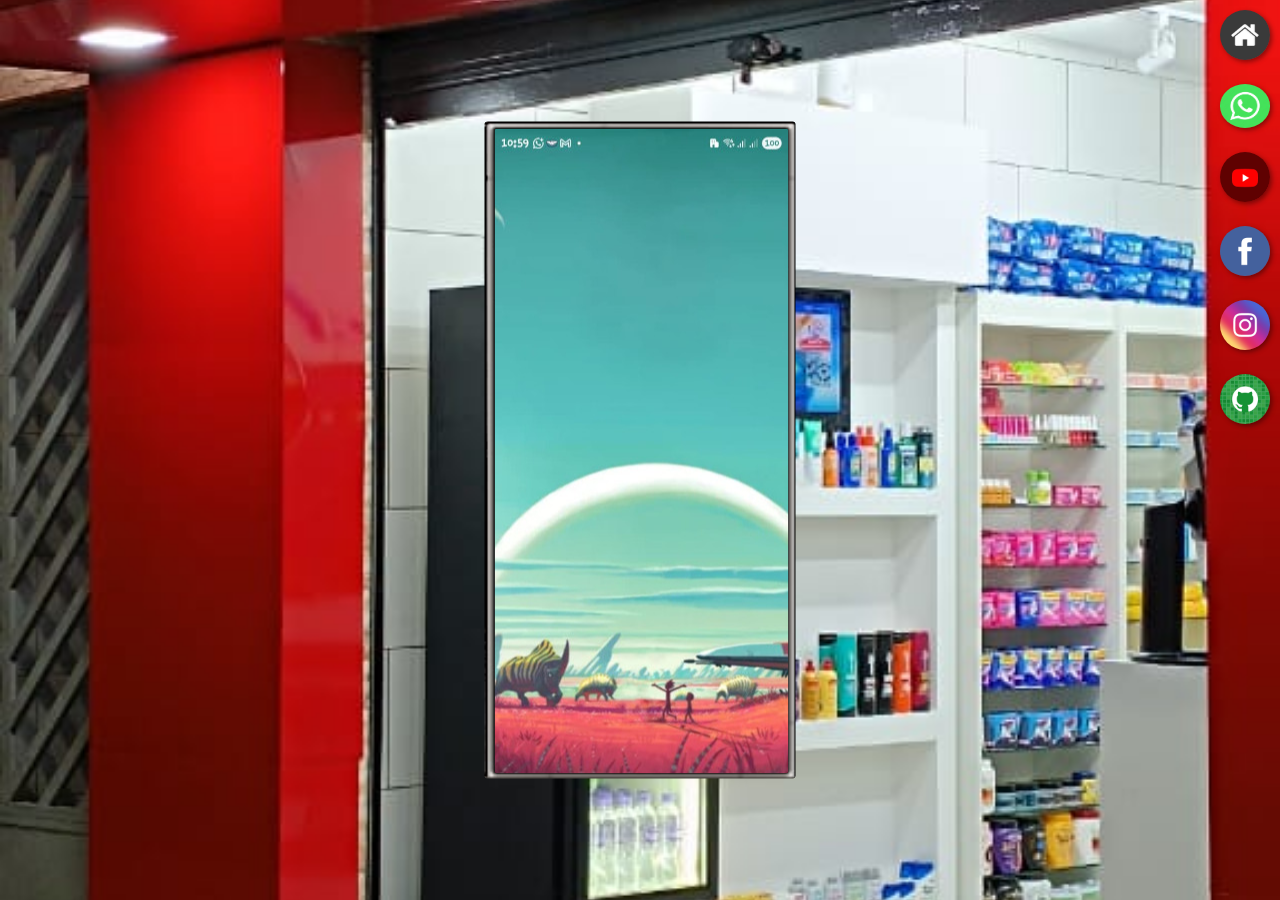
<file: index.html>
<!DOCTYPE html>
<htm lang="pt-BR">
    <head>
        <meta charset="UTF-8">
        <meta name="viewport" content="width=device-width, initial-scale=1.0">
        <title>Redes Sociais</title>
        <link rel="stylesheet" href="estilos/index.css">
        <link rel="shortcut icon" href="imagens/favicon.ico" type="image/x-icon">

    </head>
    <body>
        <header>

        </header>
        <main>
            <section id="telefone">
                <iframe src="home.html" name="tela" id="tela" frameborder="0"></iframe>
            </section>
            
            <section id="redes-sociais">
                <a href="home.html" target="tela"><img src="imagens/logo-home.jpg" alt="home"></a><br>

                <a href="whatsapp.html" target="tela"><img src="imagens/logo-whatsapp.jpg" alt="twitter"></a><br>    

                <a href="youtube.html" target="tela"><img src="imagens/logo-youtube.jpg" alt="youtube"></a><br>

                <a href="facebook.html" target="tela"><img src="imagens/logo-facebook.jpg" alt="facebook"></a><br>

                <a href="instagram.html" target="tela"><img src="imagens/logo-instagram.jpg" alt="instagram"></a><br>

                <a href="githube.html" target="tela"><img src="imagens/logo-github.jpg" alt="github"></a>


                
            </section>
        </main>
        <footer>

        </footer>
    </body>

</html>
</file>
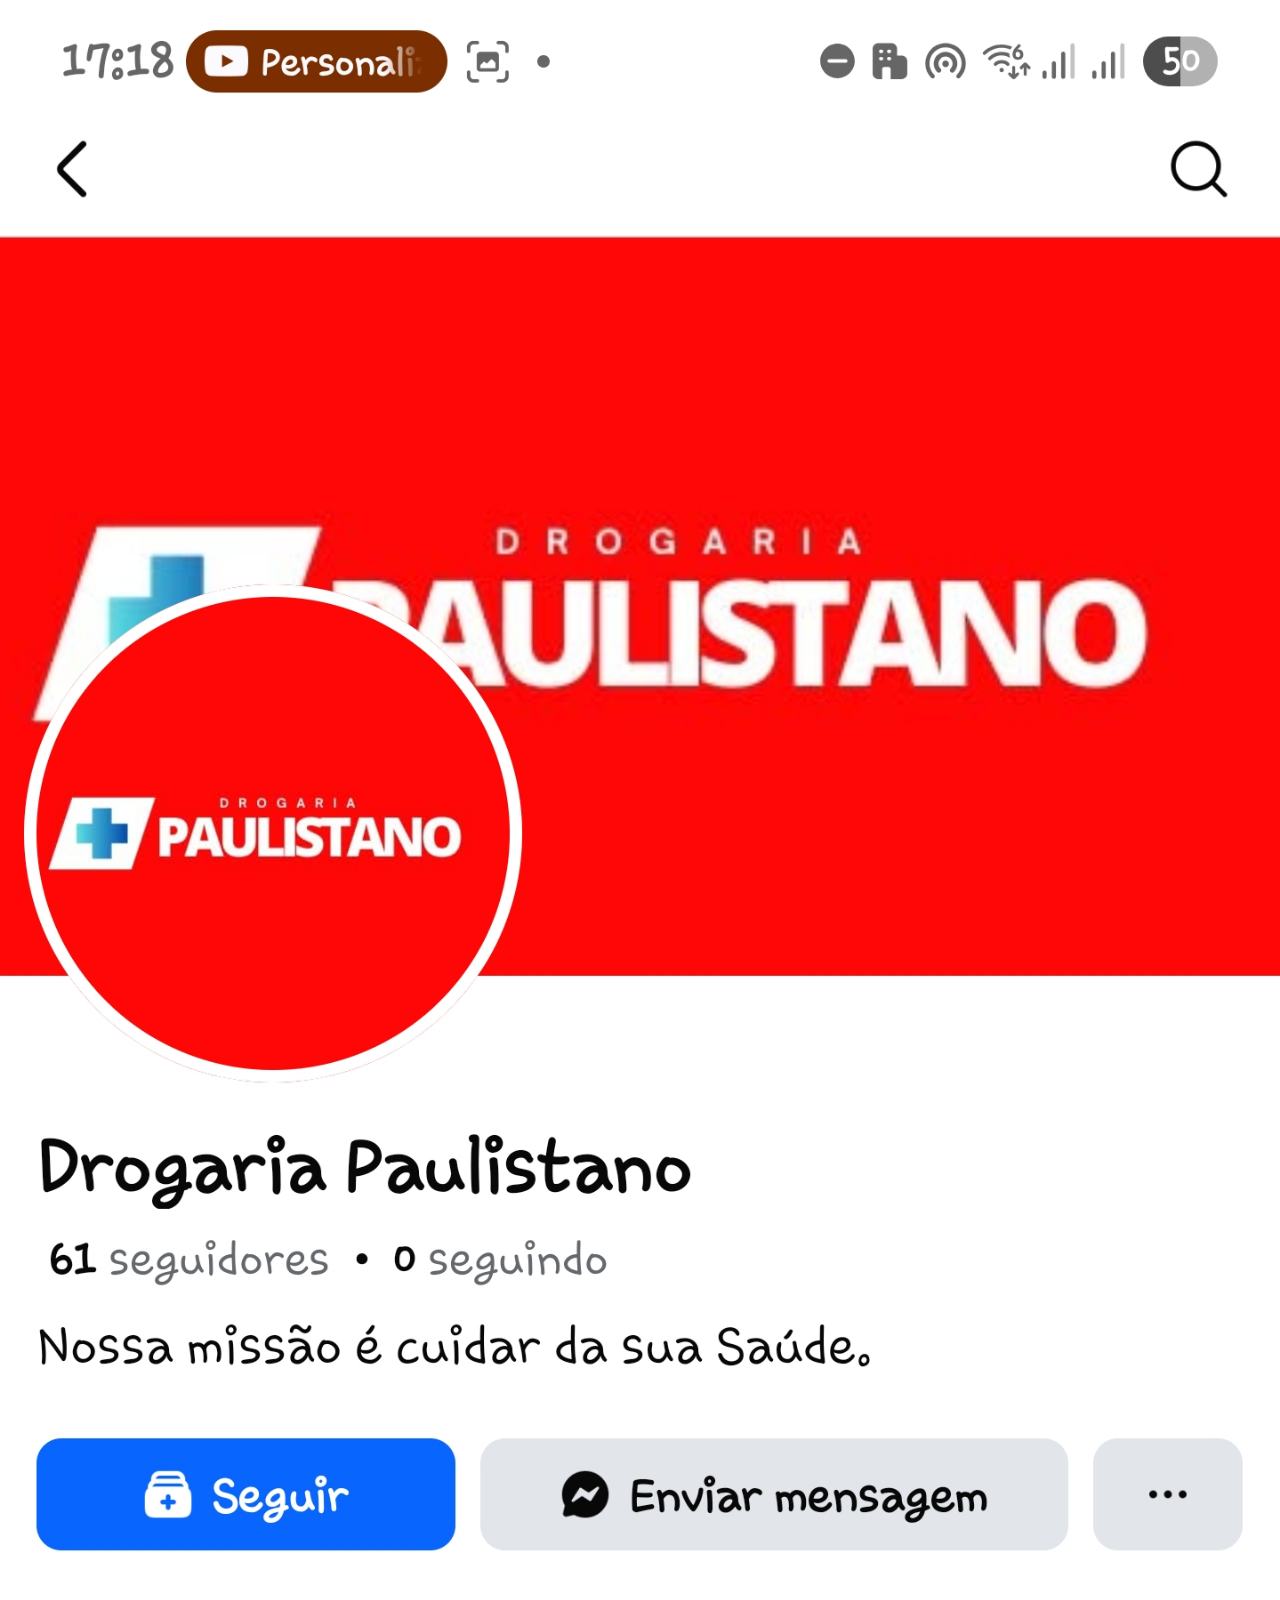
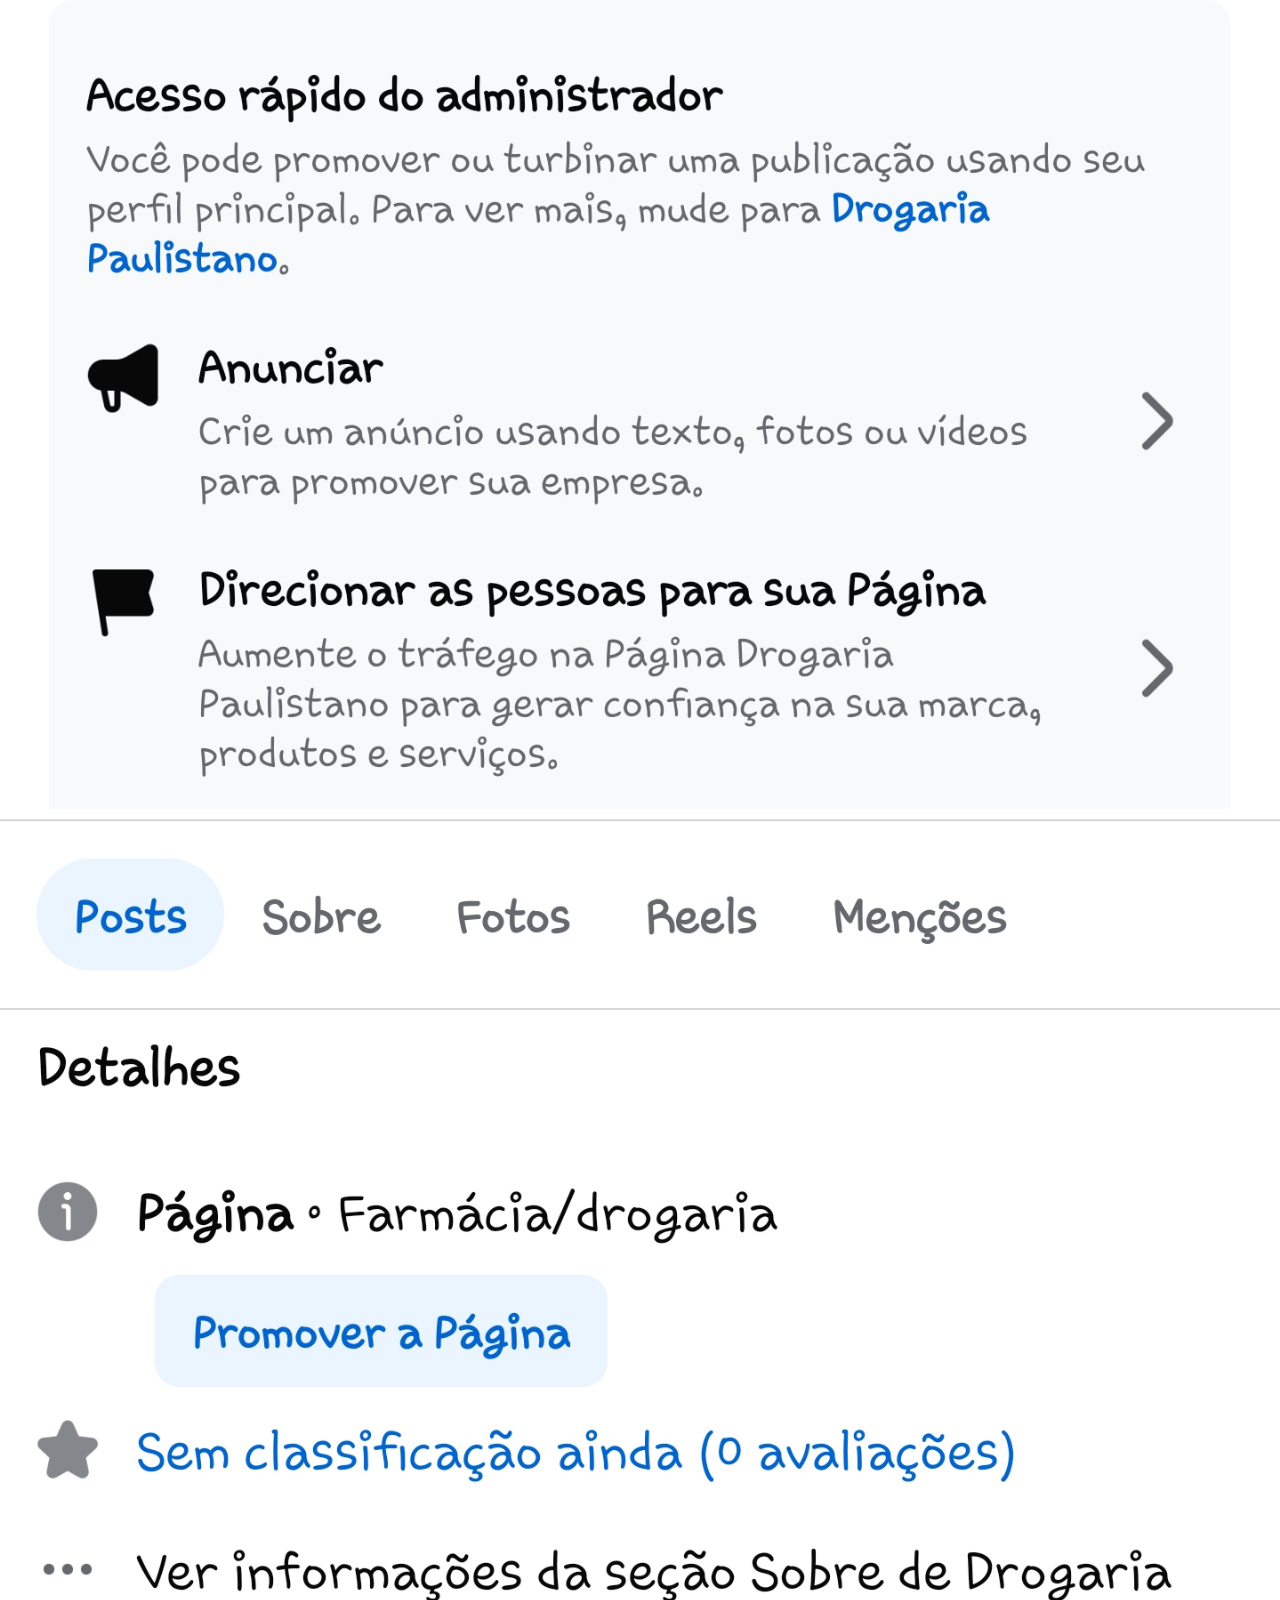
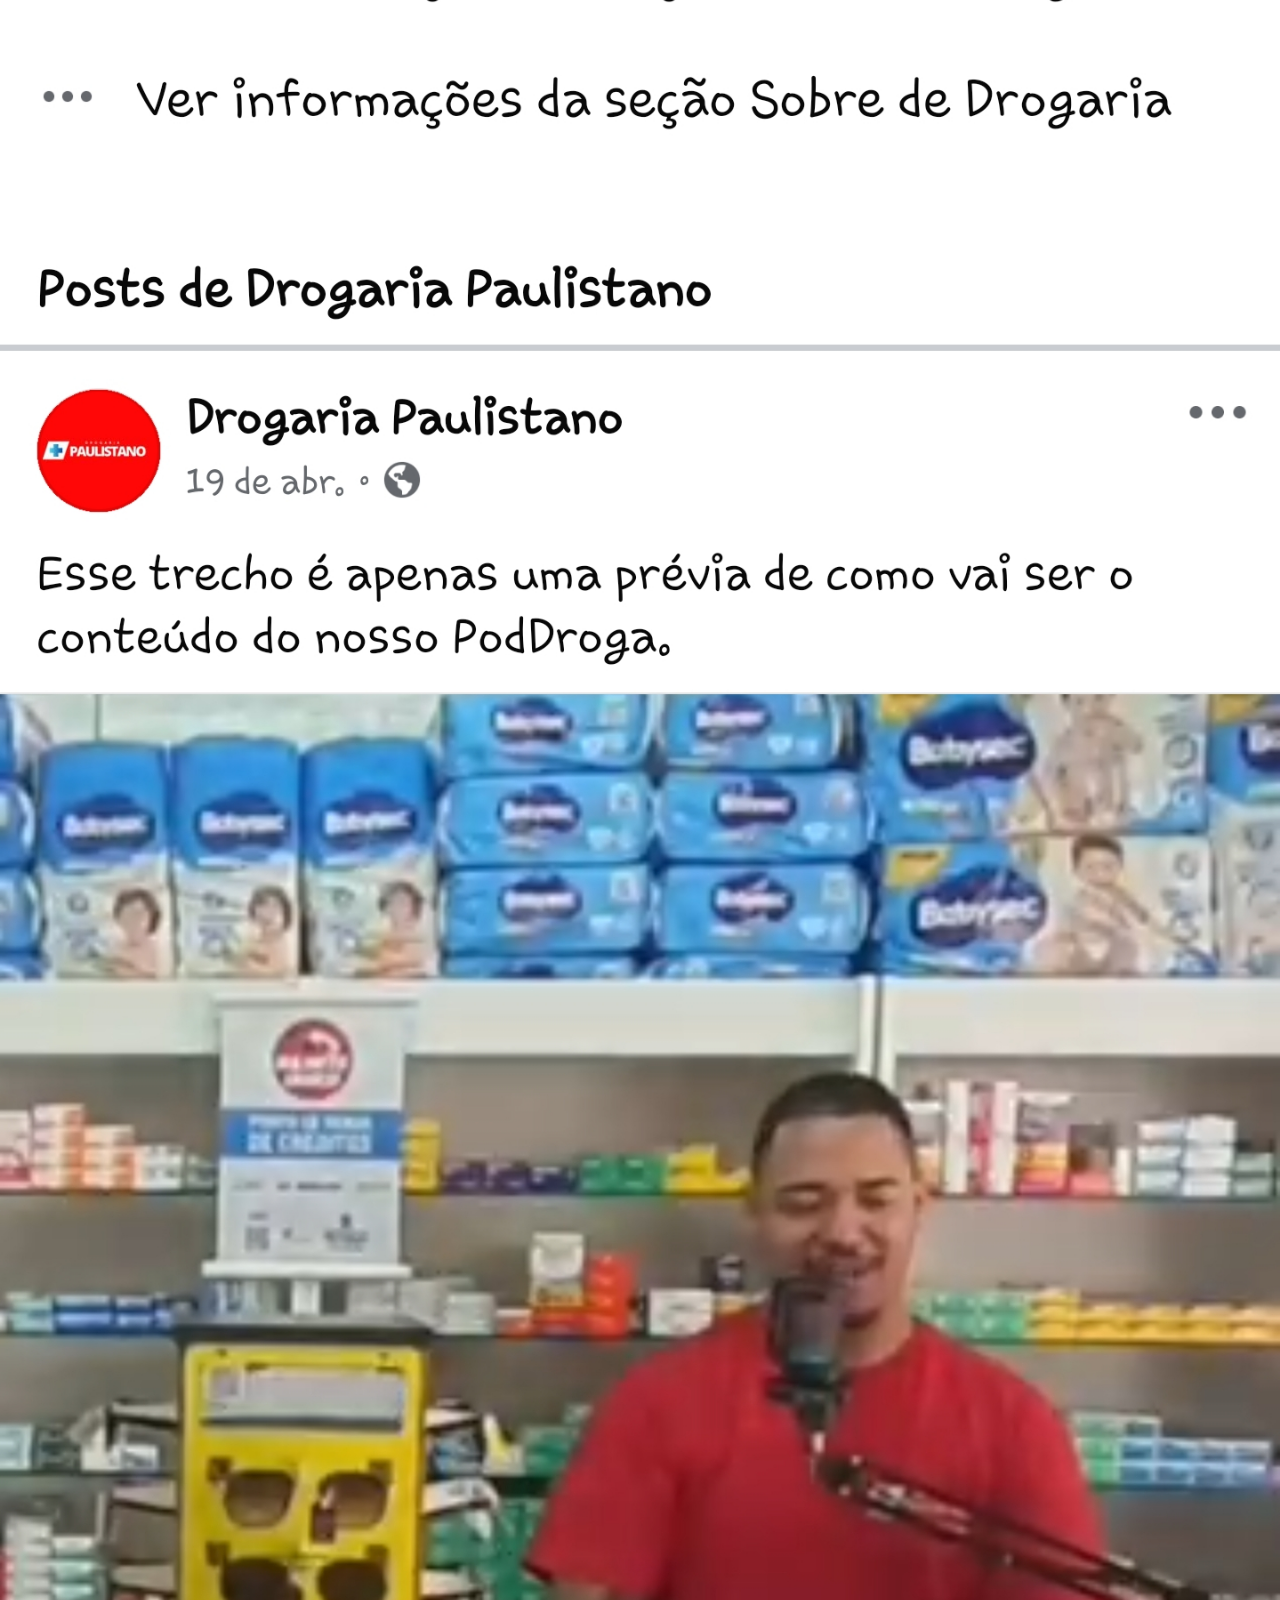
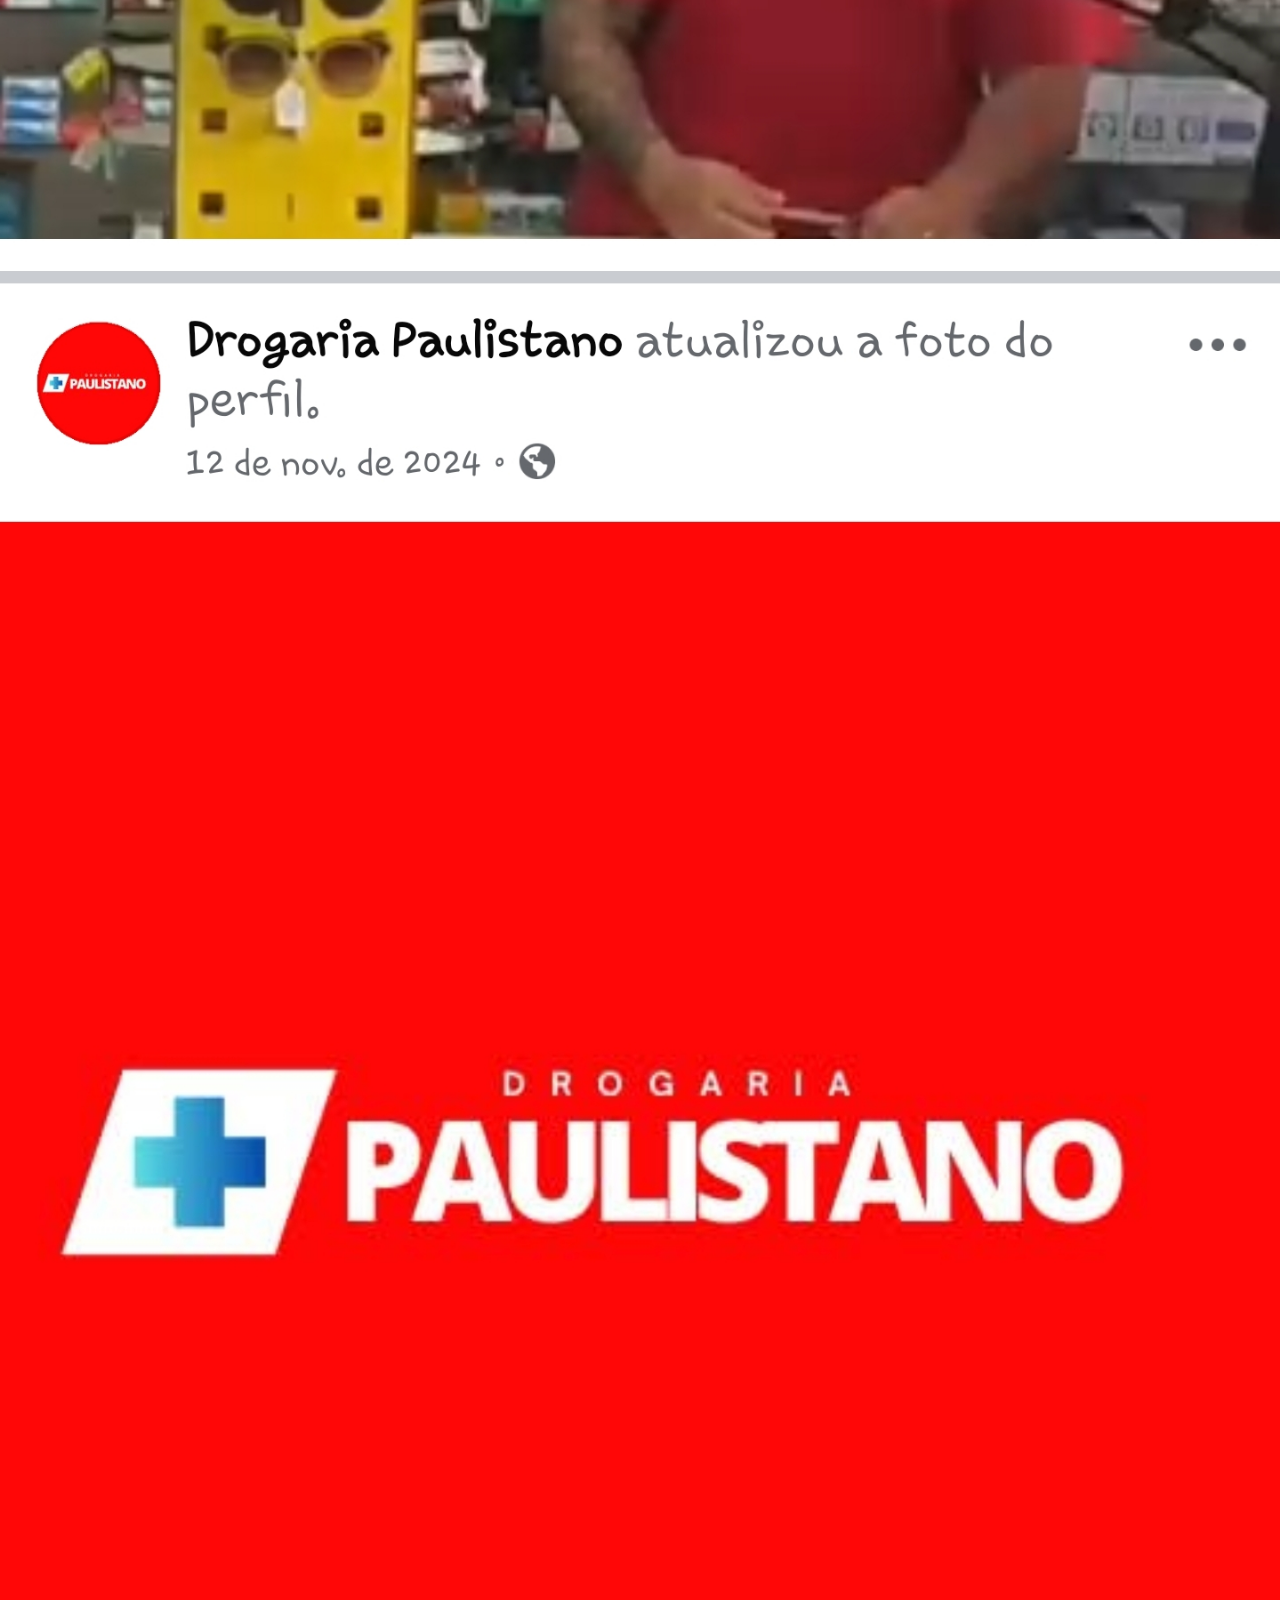
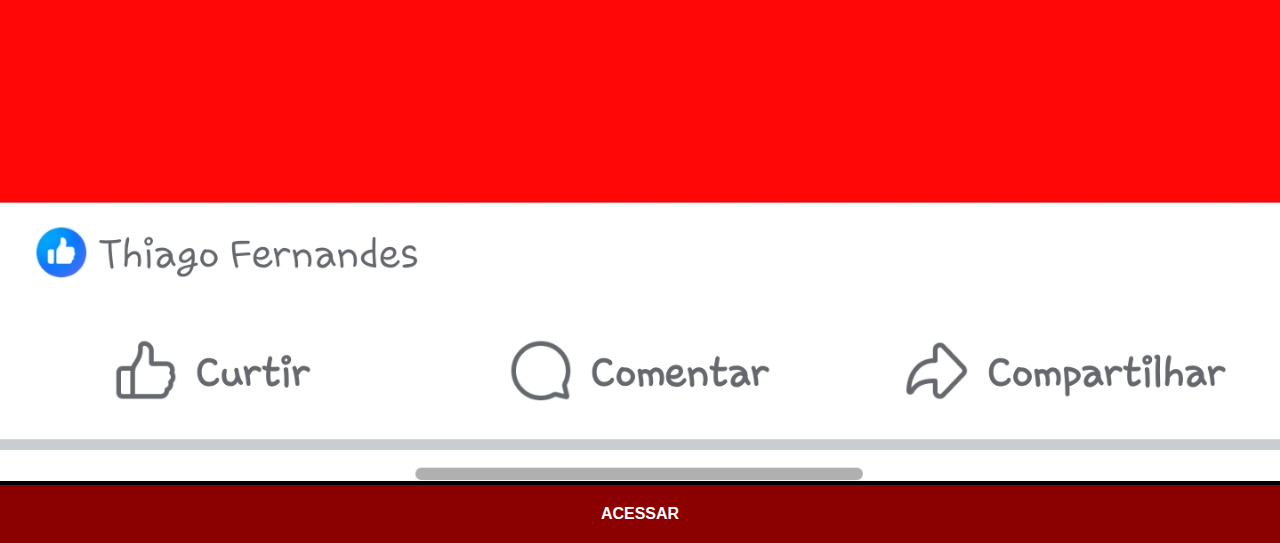
<file: facebook.html>
<!DOCTYPE html>
<html lang="pt-BR">
<head>
    <meta charset="UTF-8">
    <meta name="viewport" content="width=device-width, initial-scale=1.0">
    <title>facebook</title>
    <link rel="stylesheet" href="estilos/social.css">
</head>
<body>
    <img src="imagens/facebook.jpg" alt="facebook">
    <a href="https://www.facebook.com/profile.php?id=61568328732491&locale=pt_BR" target="_blank">ACESSAR</a>
</body>
</html>
</file>
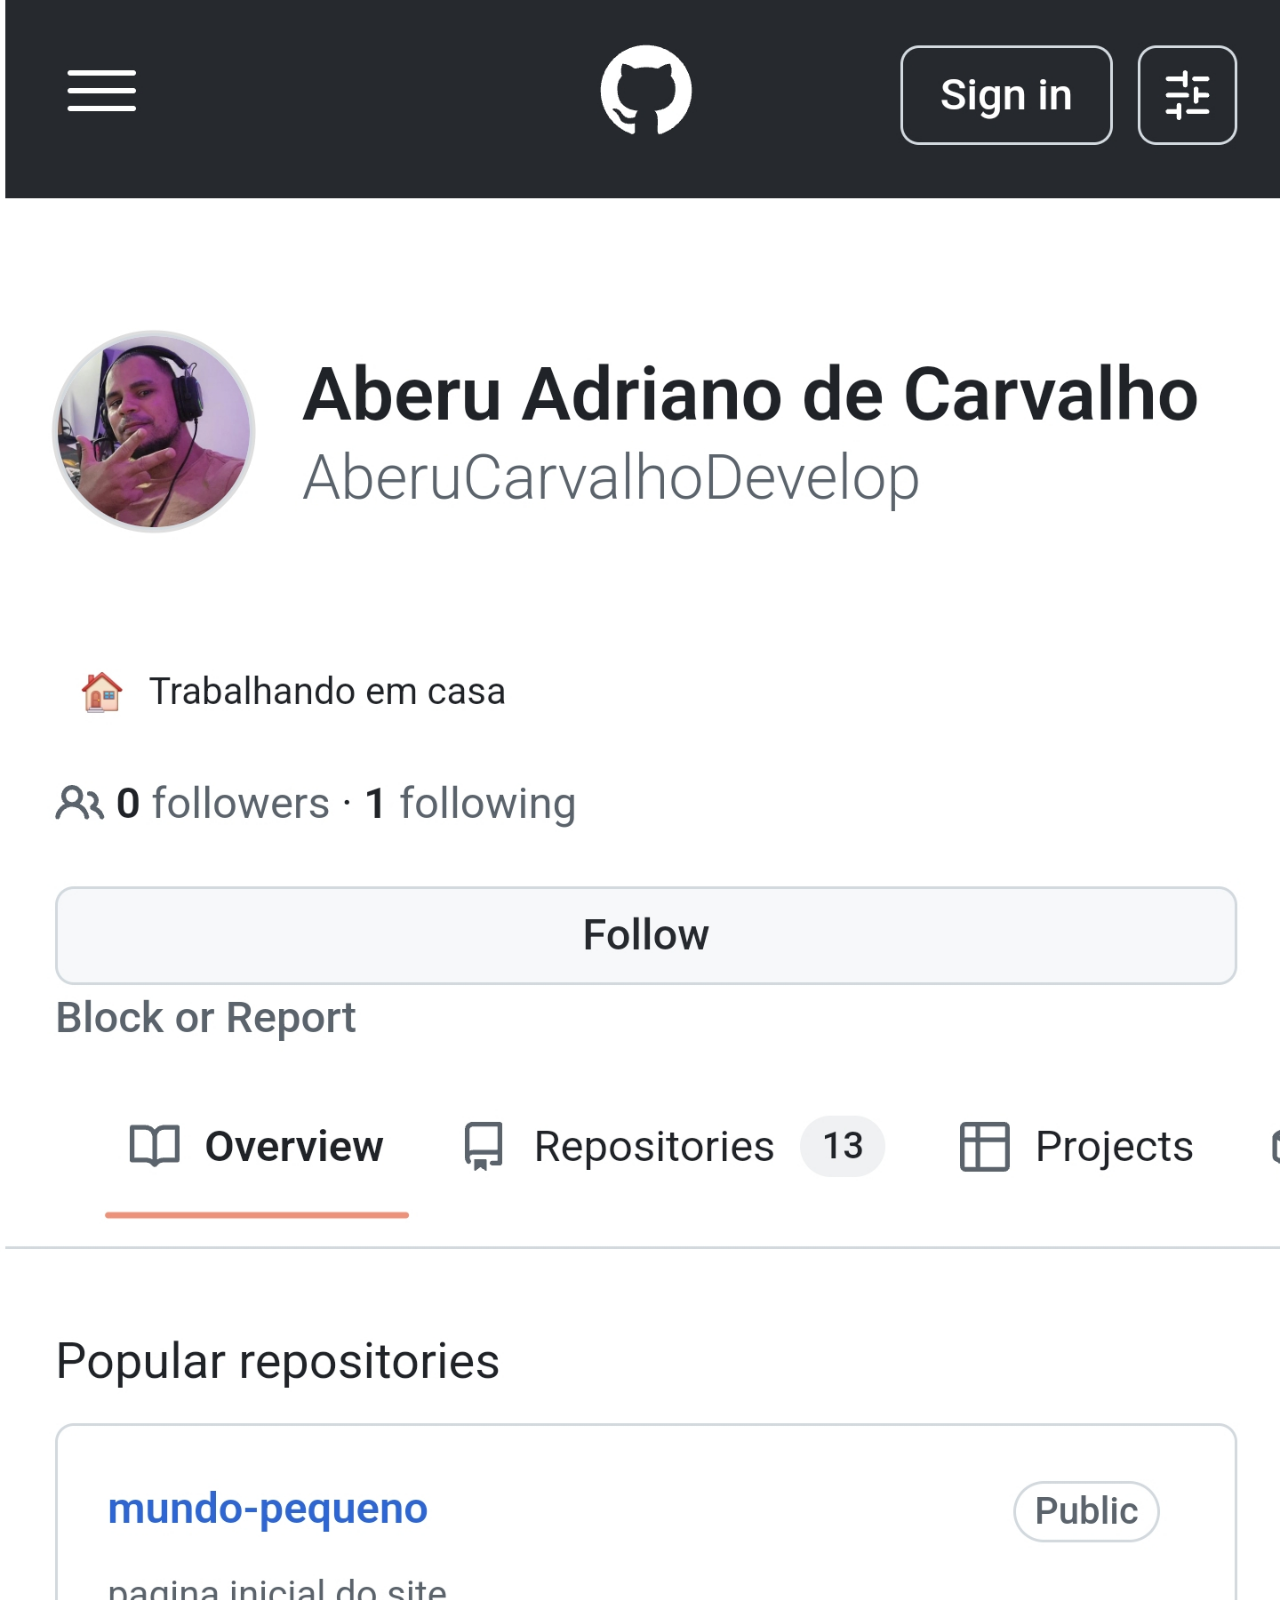
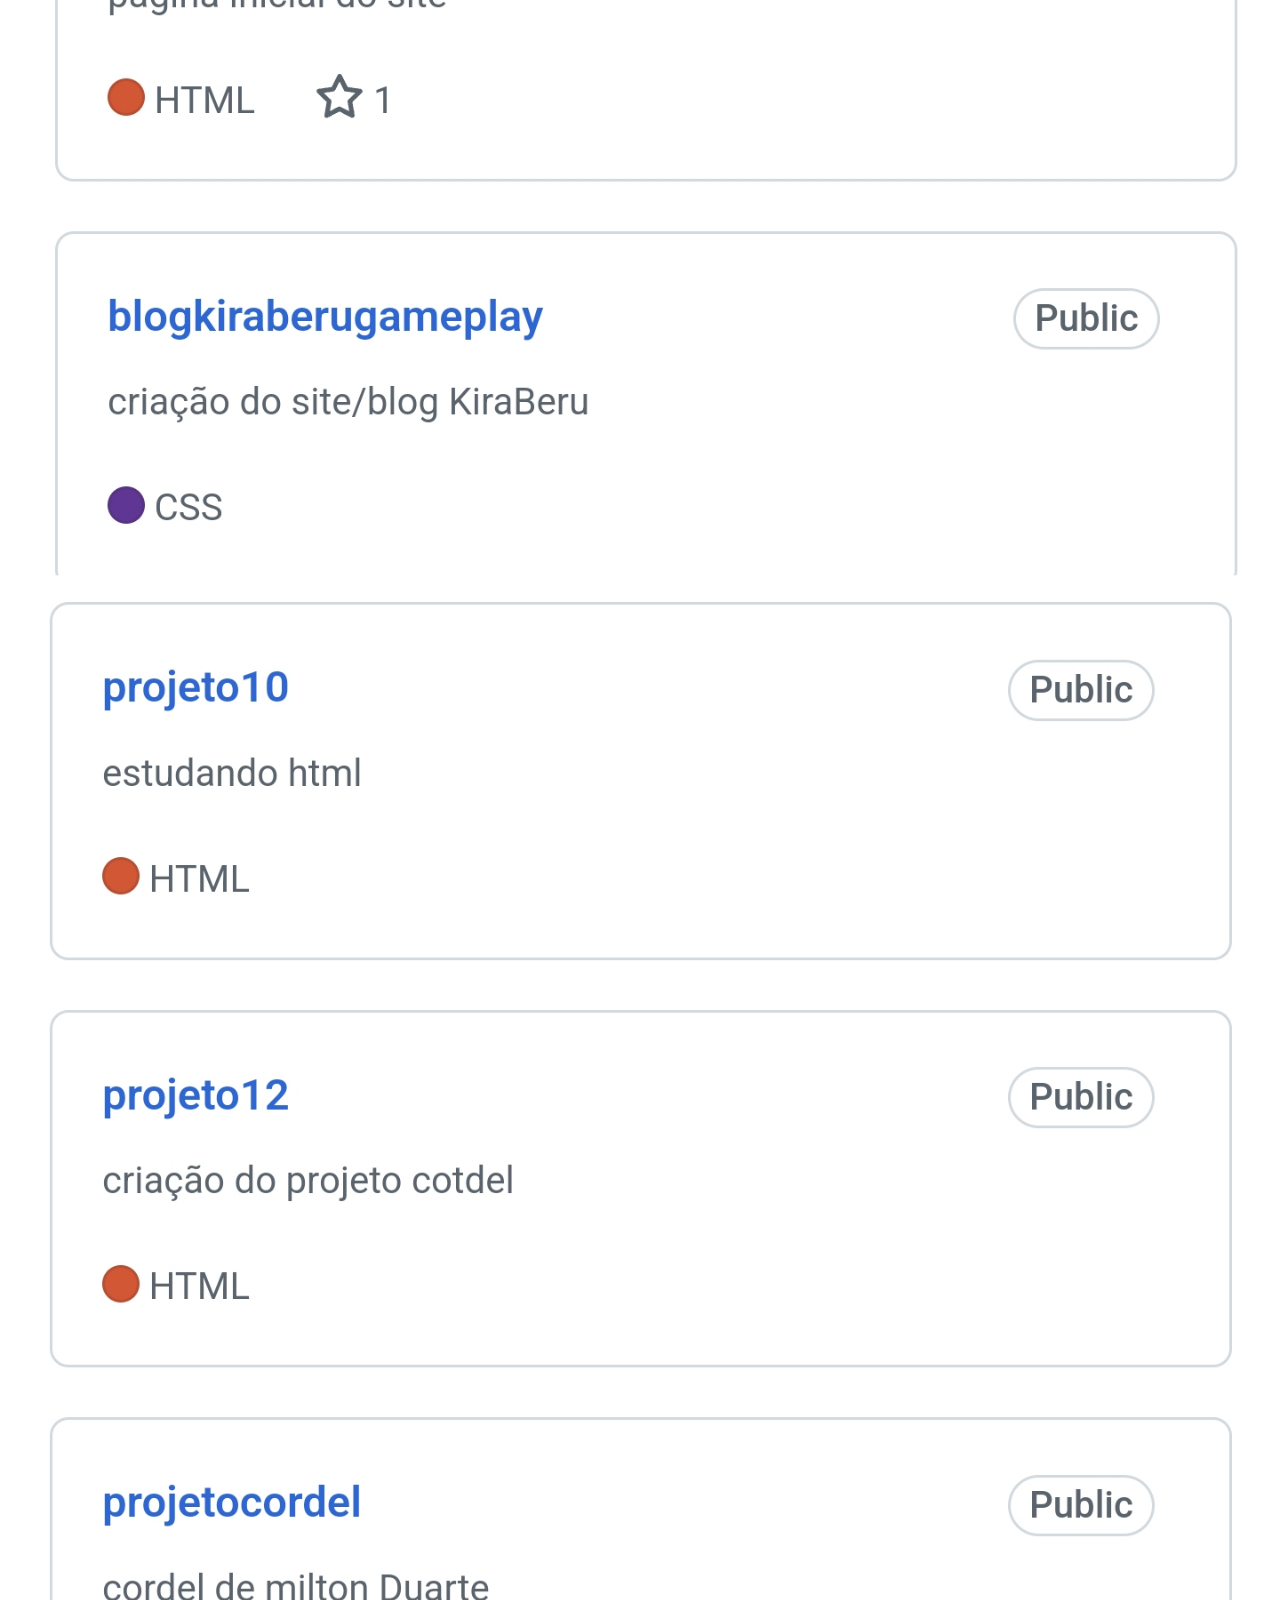
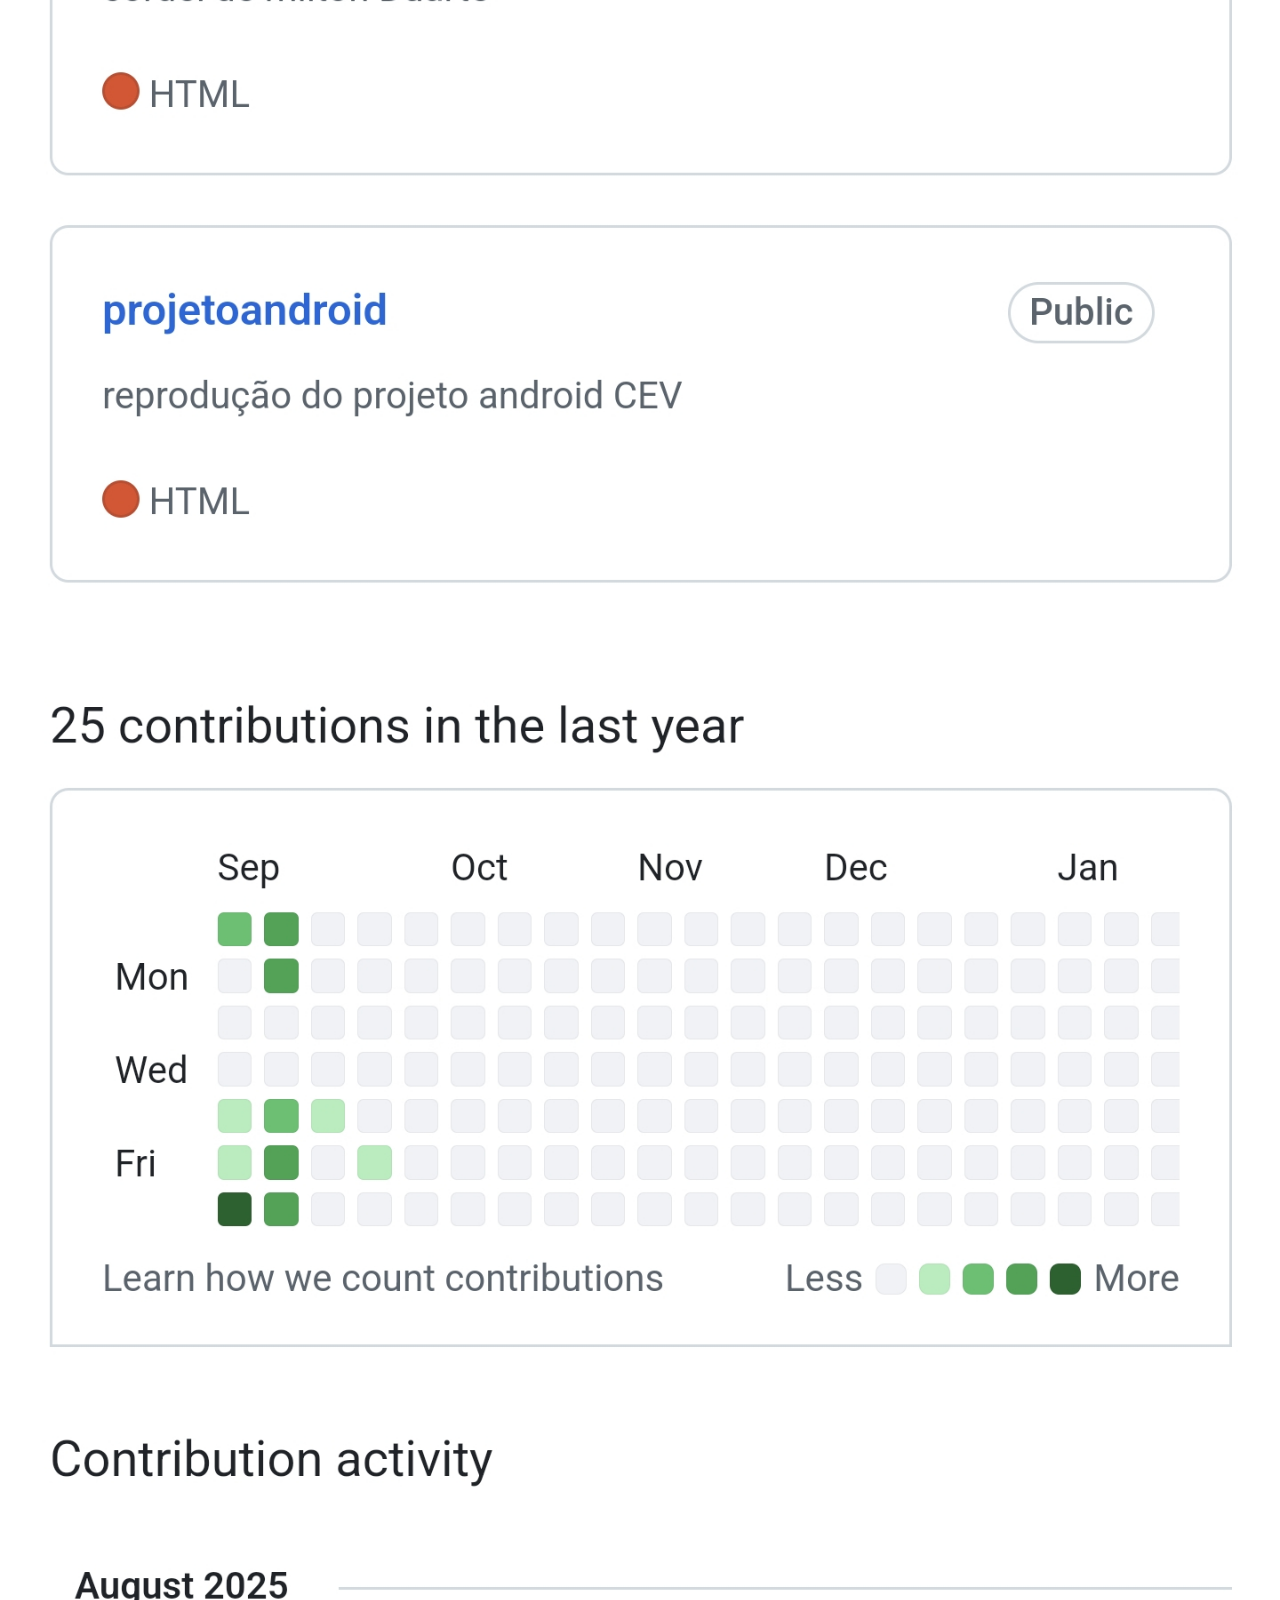
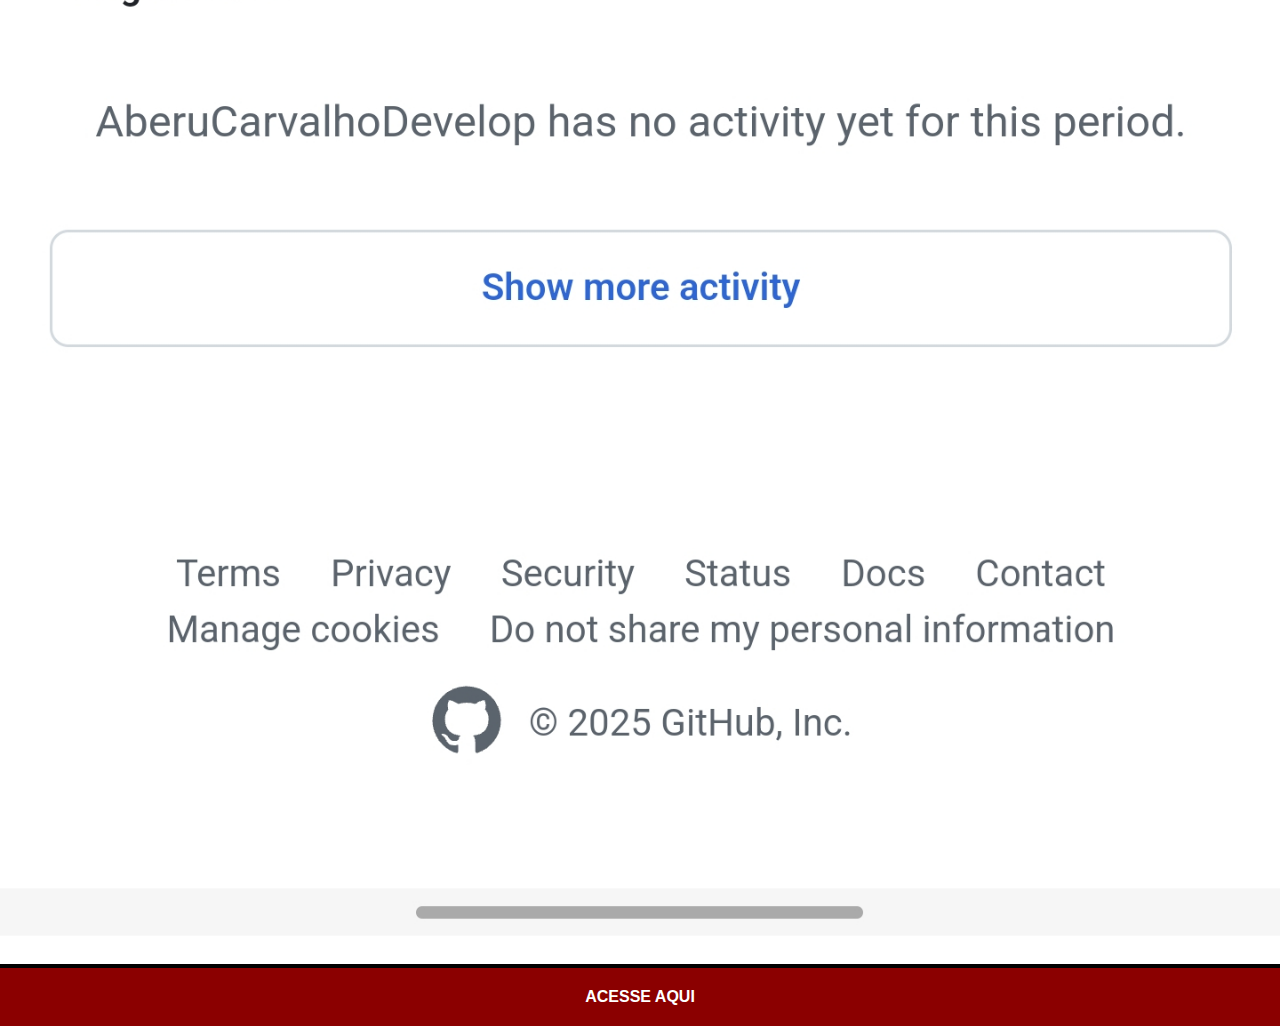
<file: githube.html>
<!DOCTYPE html>
<html lang="pt-BR">
<head>
    <meta charset="UTF-8">
    <meta name="viewport" content="width=device-width, initial-scale=1.0">
    <title>github</title>
    <link rel="stylesheet" href="estilos/social.css">
</head>
<body>
    <img src="imagens/github.jpg" alt="github">
    <a href="https://github.com/AberuCarvalhoDevelop" target="_blank">ACESSE AQUI</a>
</body>
</html>
</file>
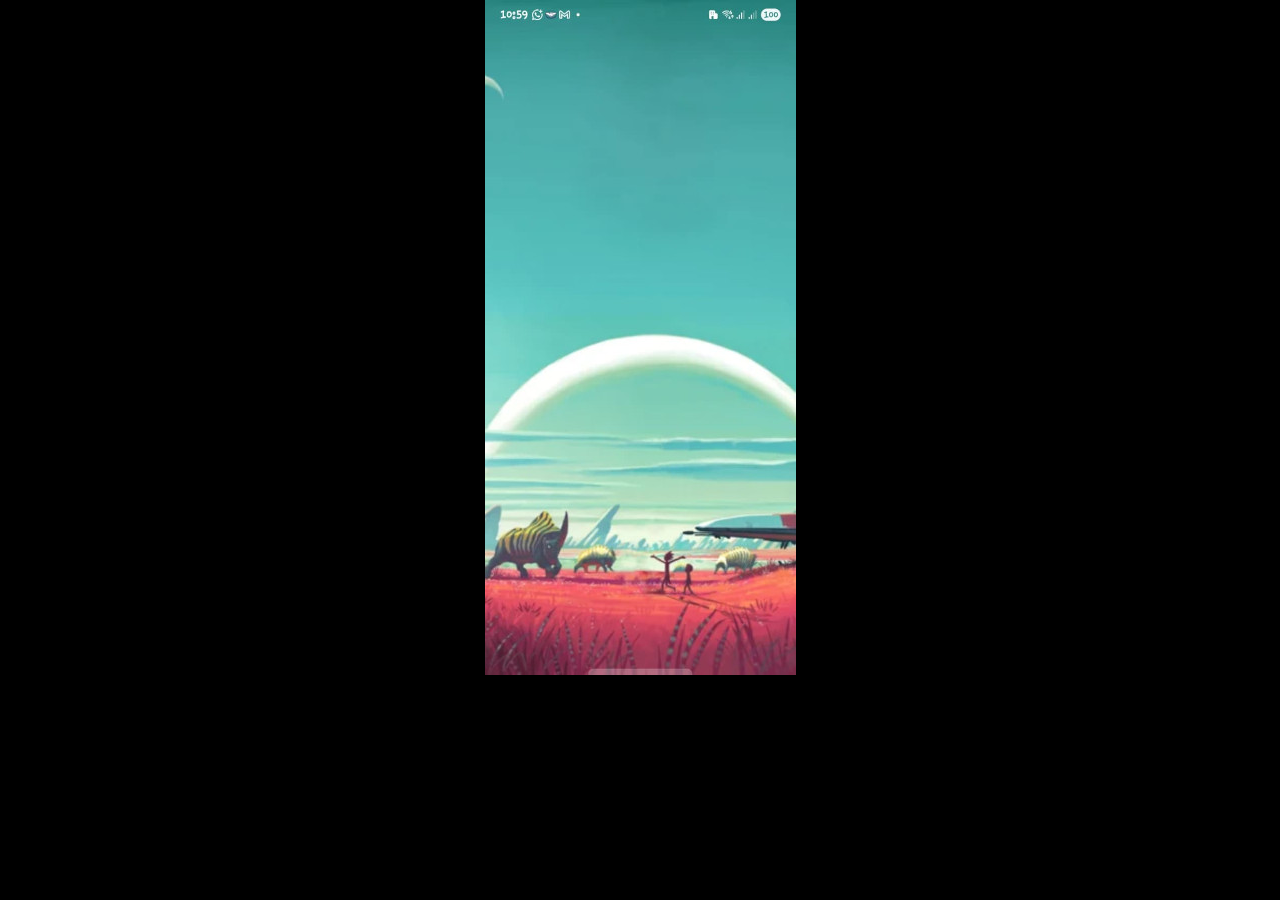
<file: home.html>
<!DOCTYPE html>
<html lang="pt-BR">
<head>
    <meta charset="UTF-8">
    <meta name="viewport" content="width=device-width, initial-scale=1.0">
    <title>homre</title>
    <style>
        *{
            margin: 0;
            padding: 0;
        }
        body{
            width: 100vw;
            height: 100vh;
            background: black url('imagens/home.jpeg') no-repeat top center; 
        }
    </style>
</head>
<body>
    
</body>
</html>
</file>
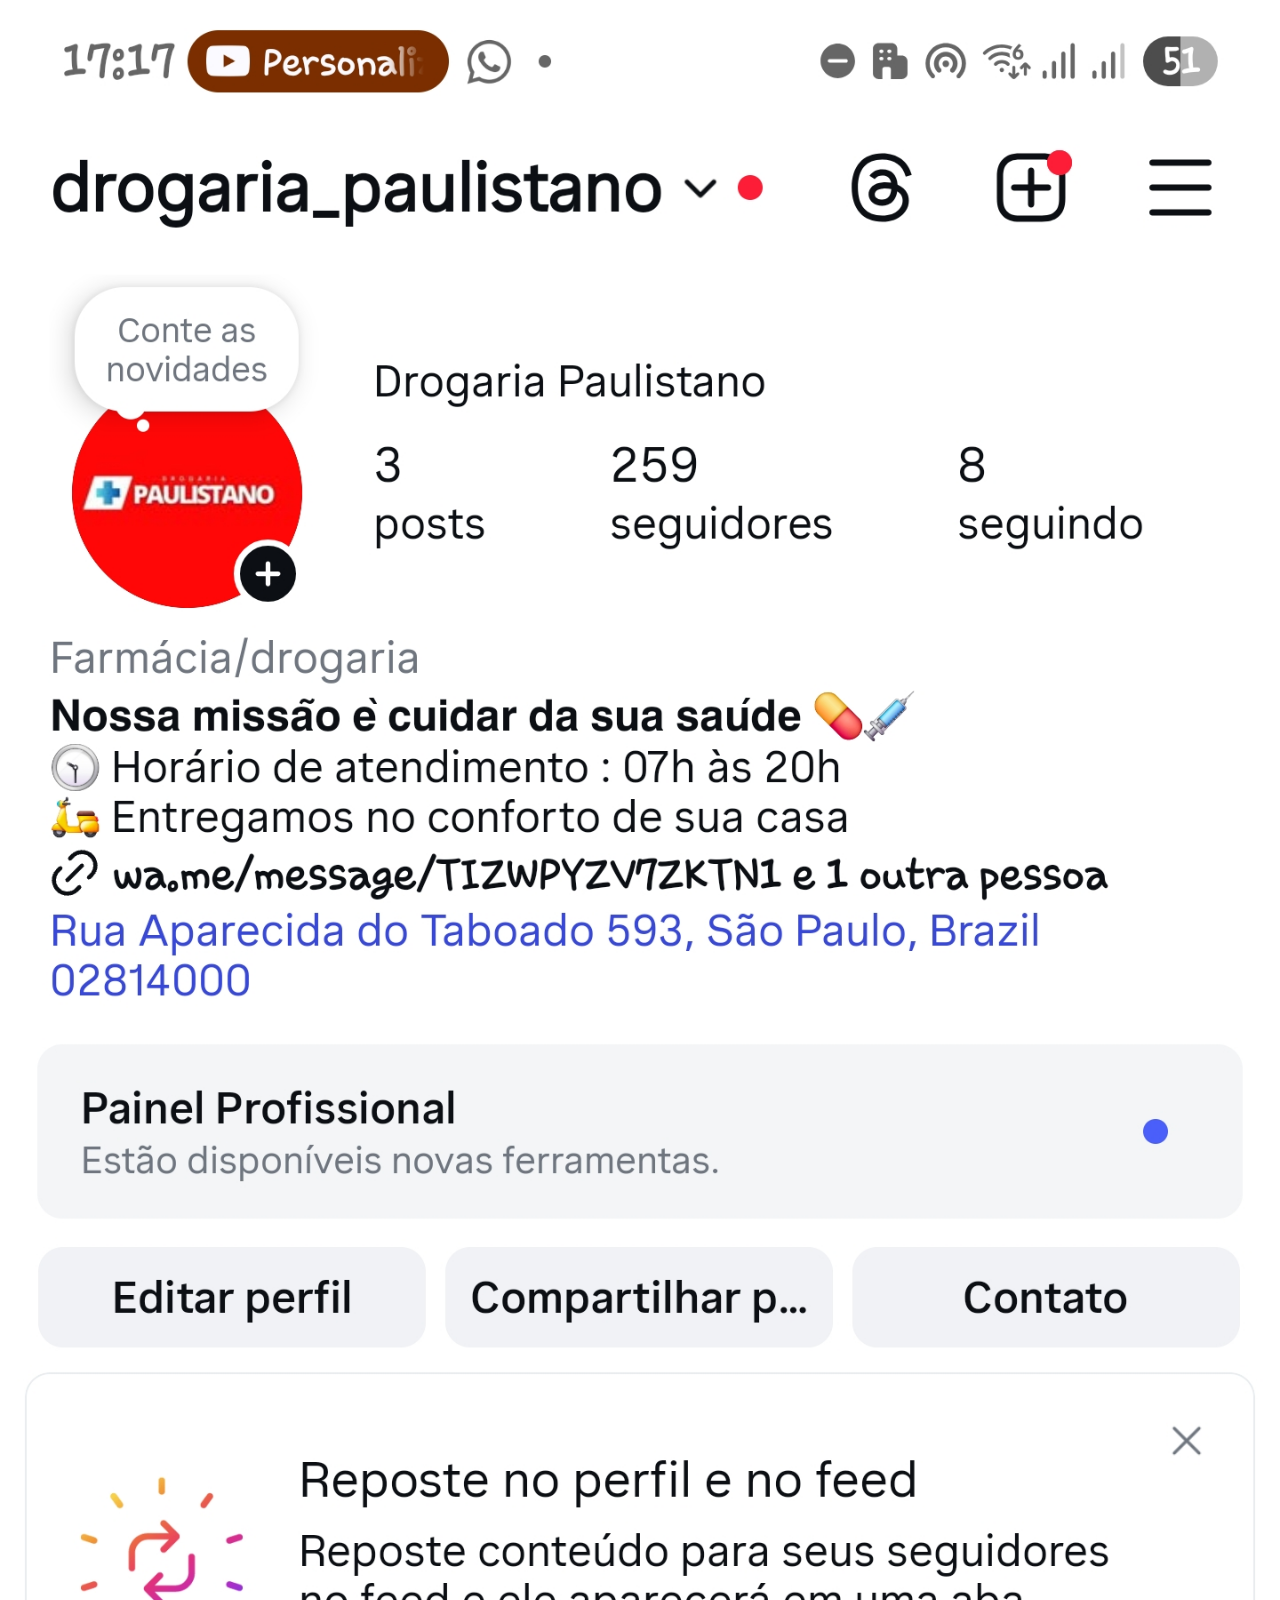
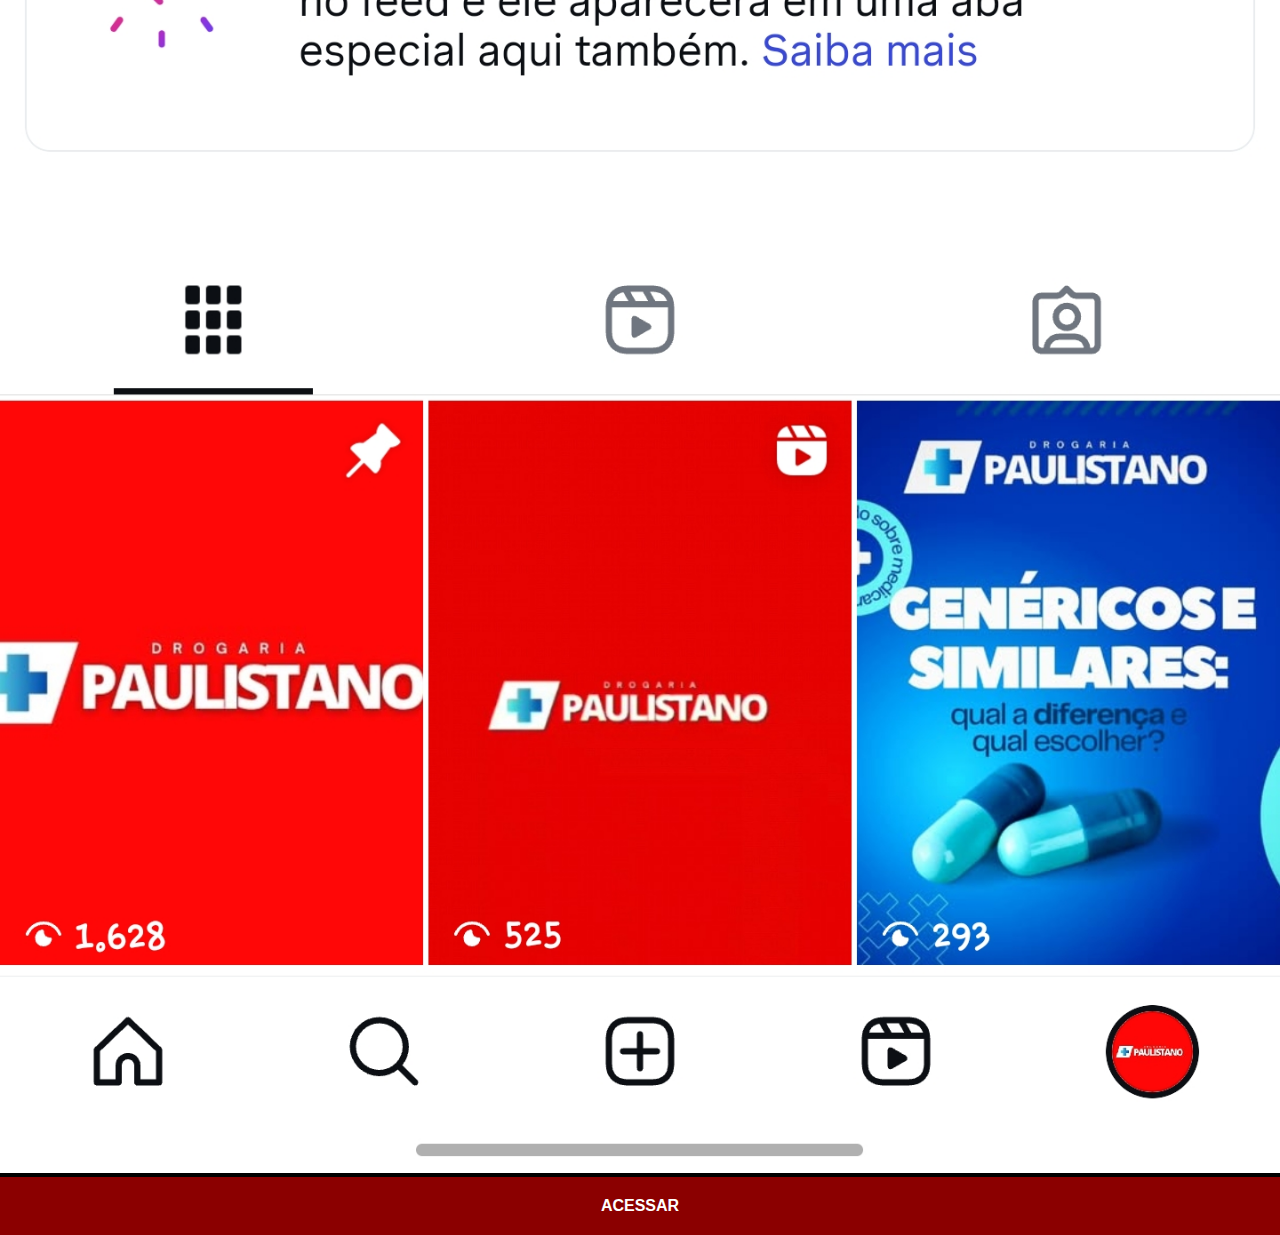
<file: instagram.html>
<!DOCTYPE html>
<html lang="pt-BR">
<head>
    <meta charset="UTF-8">
    <meta name="viewport" content="width=device-width, initial-scale=1.0">
    <title>Instagram</title>
    <link rel="stylesheet" href="estilos/social.css">
</head>
<body>
    <img src="imagens/instagram.jpg" alt="instagram">
    <a href="https://www.instagram.com/drogaria_paulistano/" target="_blank">ACESSAR</a>
</body>
</html>
</file>
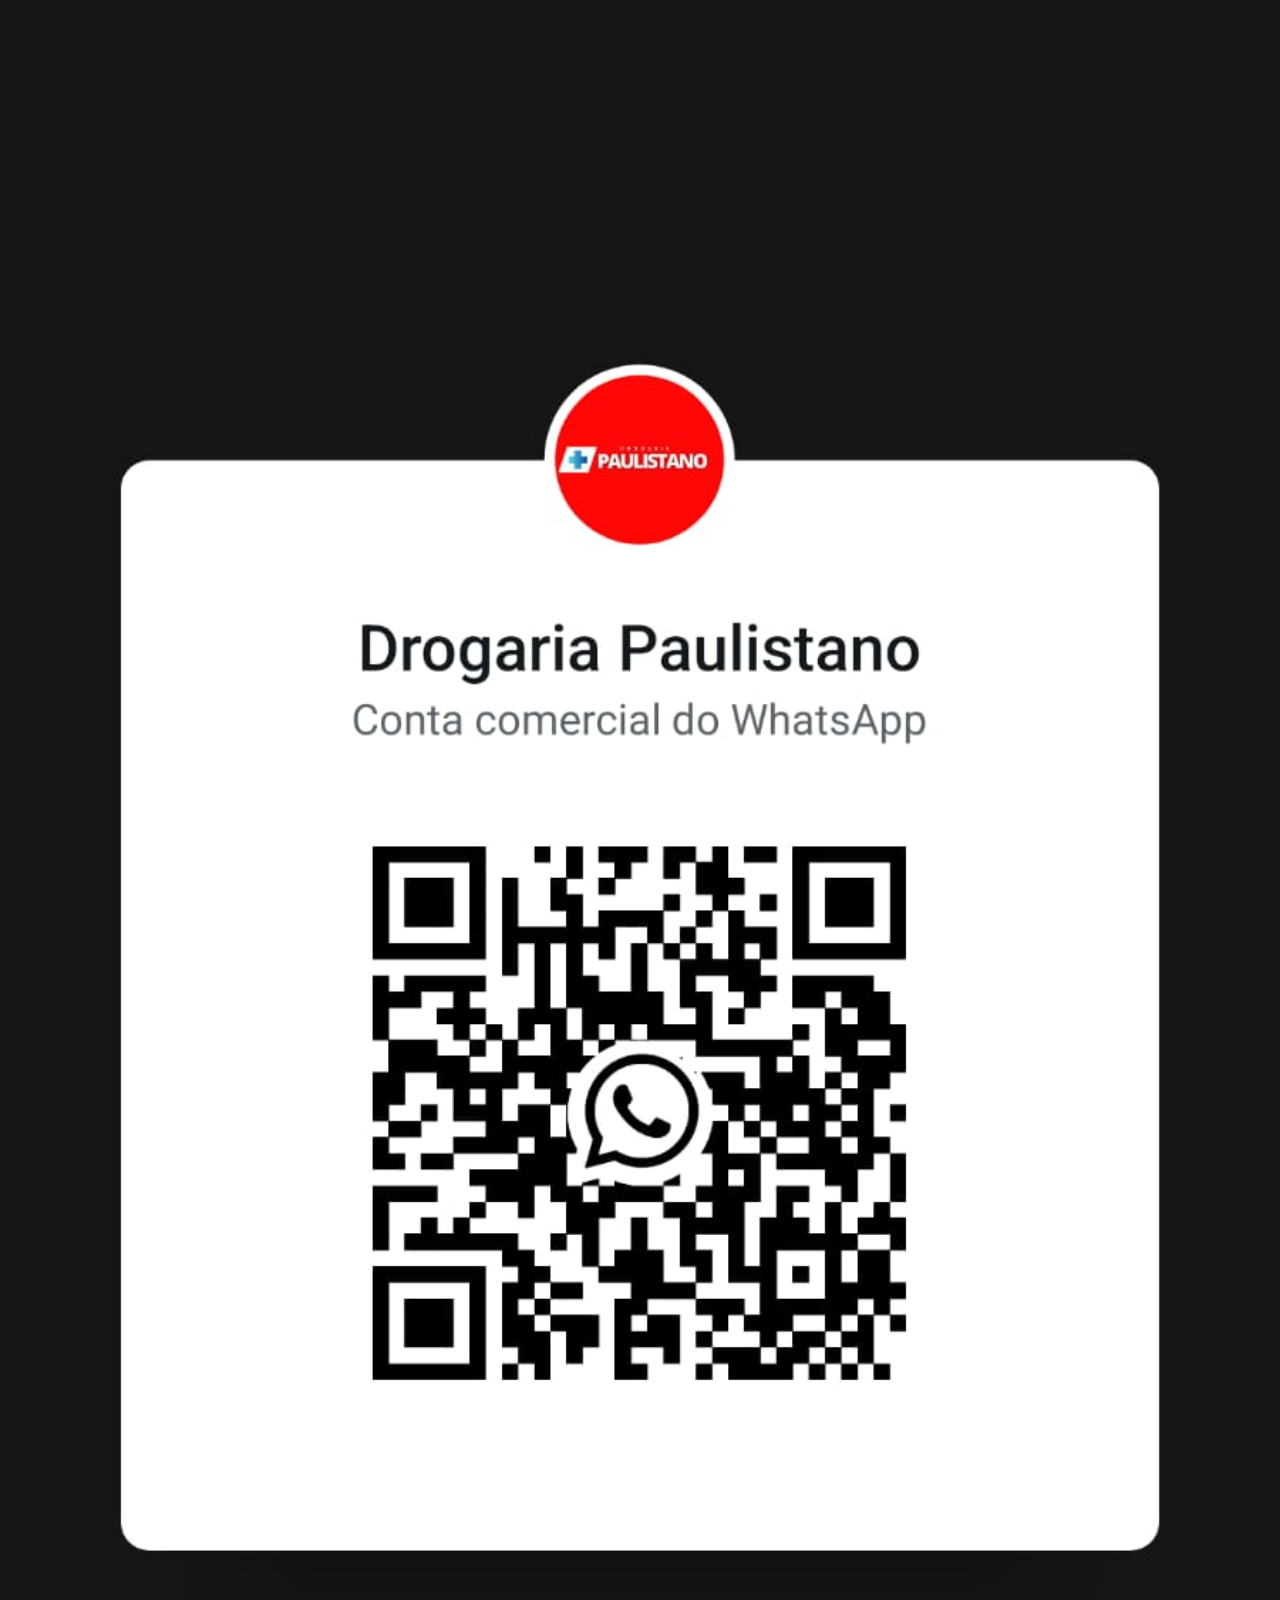
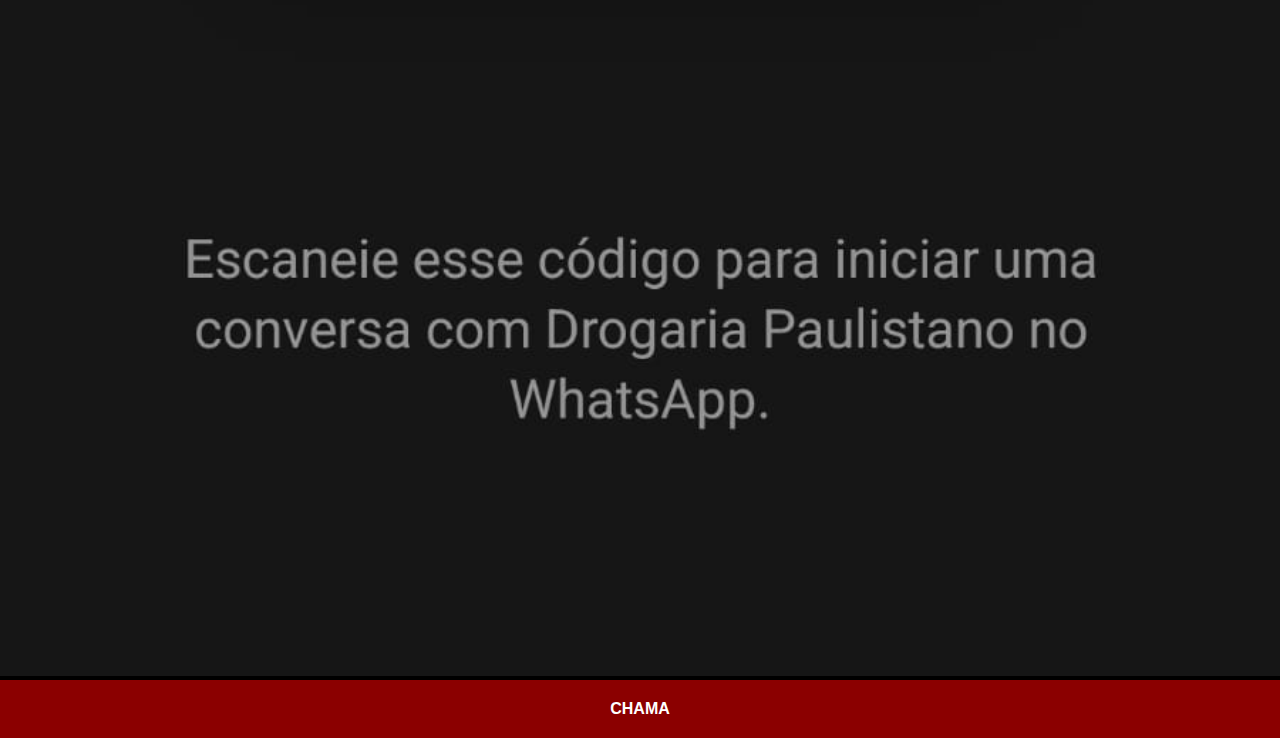
<file: whatsapp.html>
<!DOCTYPE html>
<html lang="pt-BR">
<head>
    <meta charset="UTF-8">
    <meta name="viewport" content="width=device-width, initial-scale=1.0">
    <title>whatsapp</title>
    <link rel="stylesheet" href="estilos/social.css">
</head>
<body>
    <img src="imagens/whatsapp.jpeg" alt="whatsapp">
    <a href="https://wa.me/message/TIZWPYZV7ZKTN1" target="_blank">CHAMA</a>
</body>
</html>
</file>
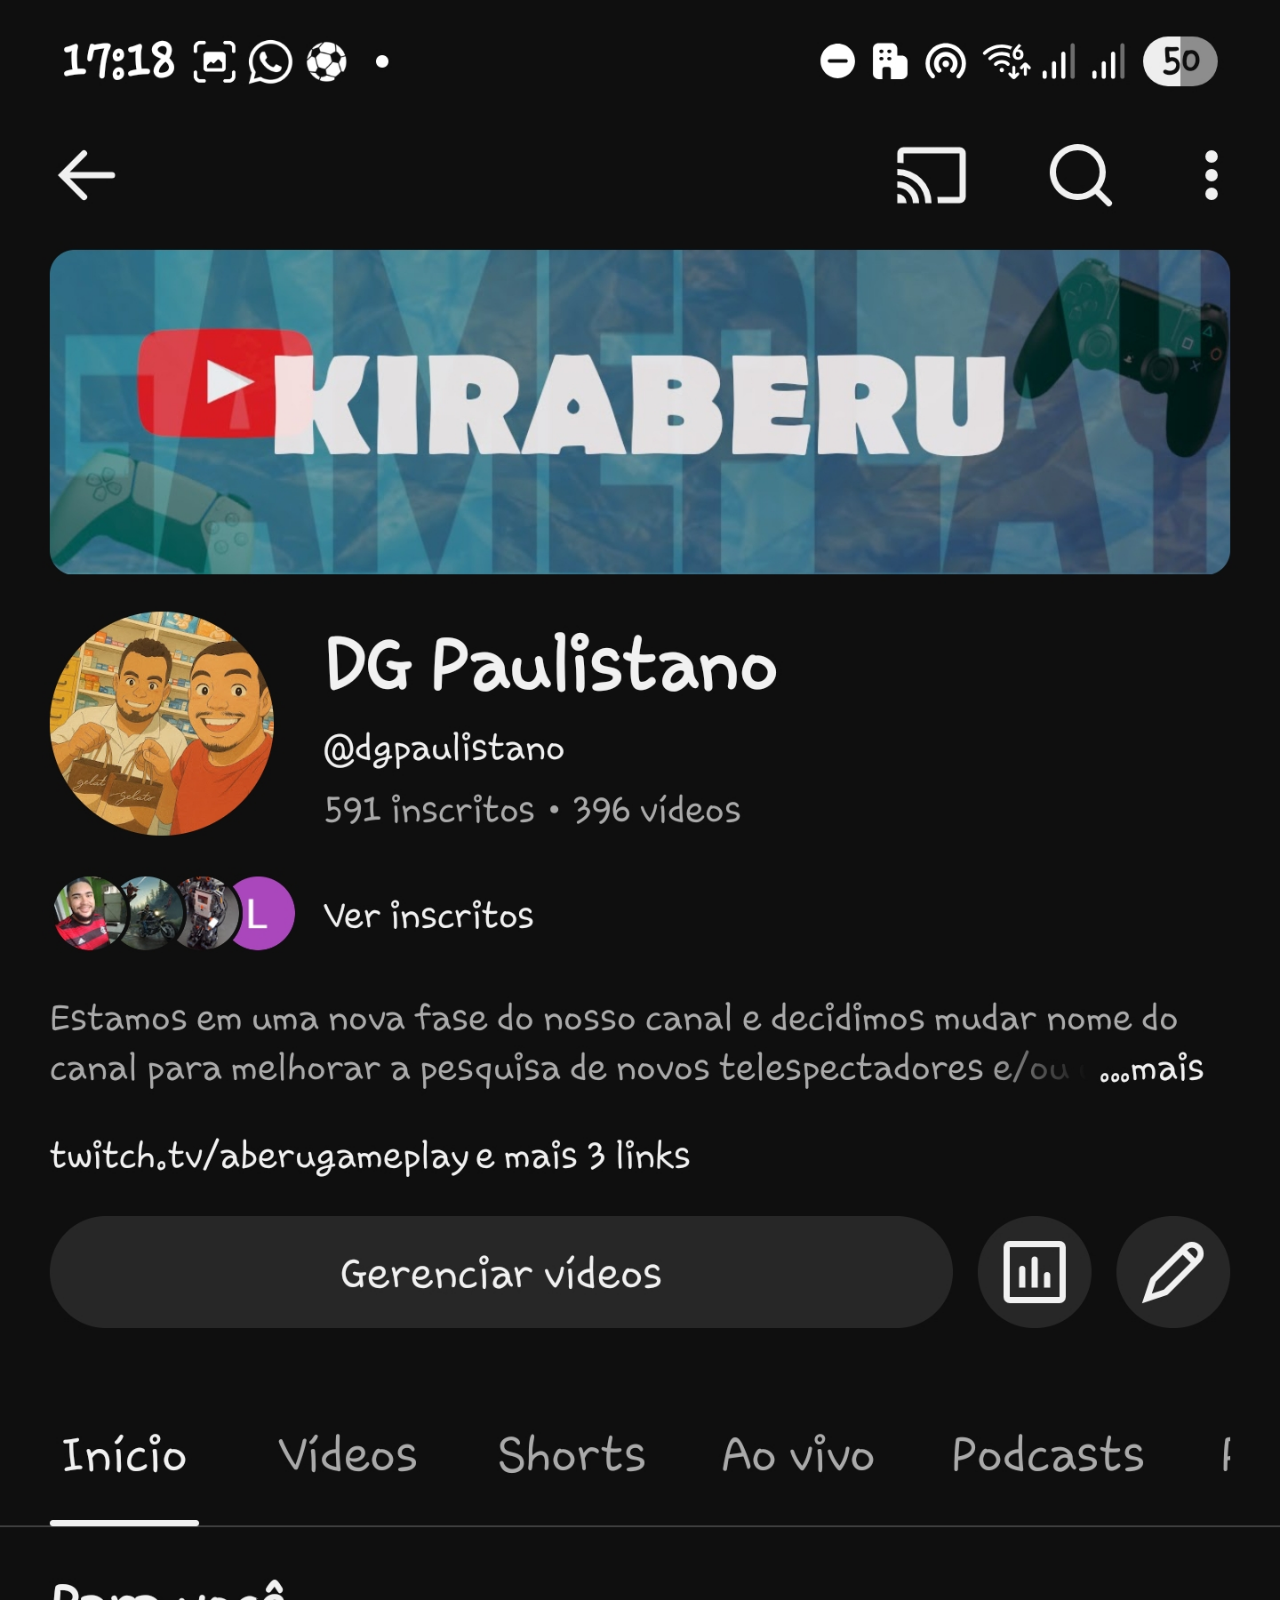
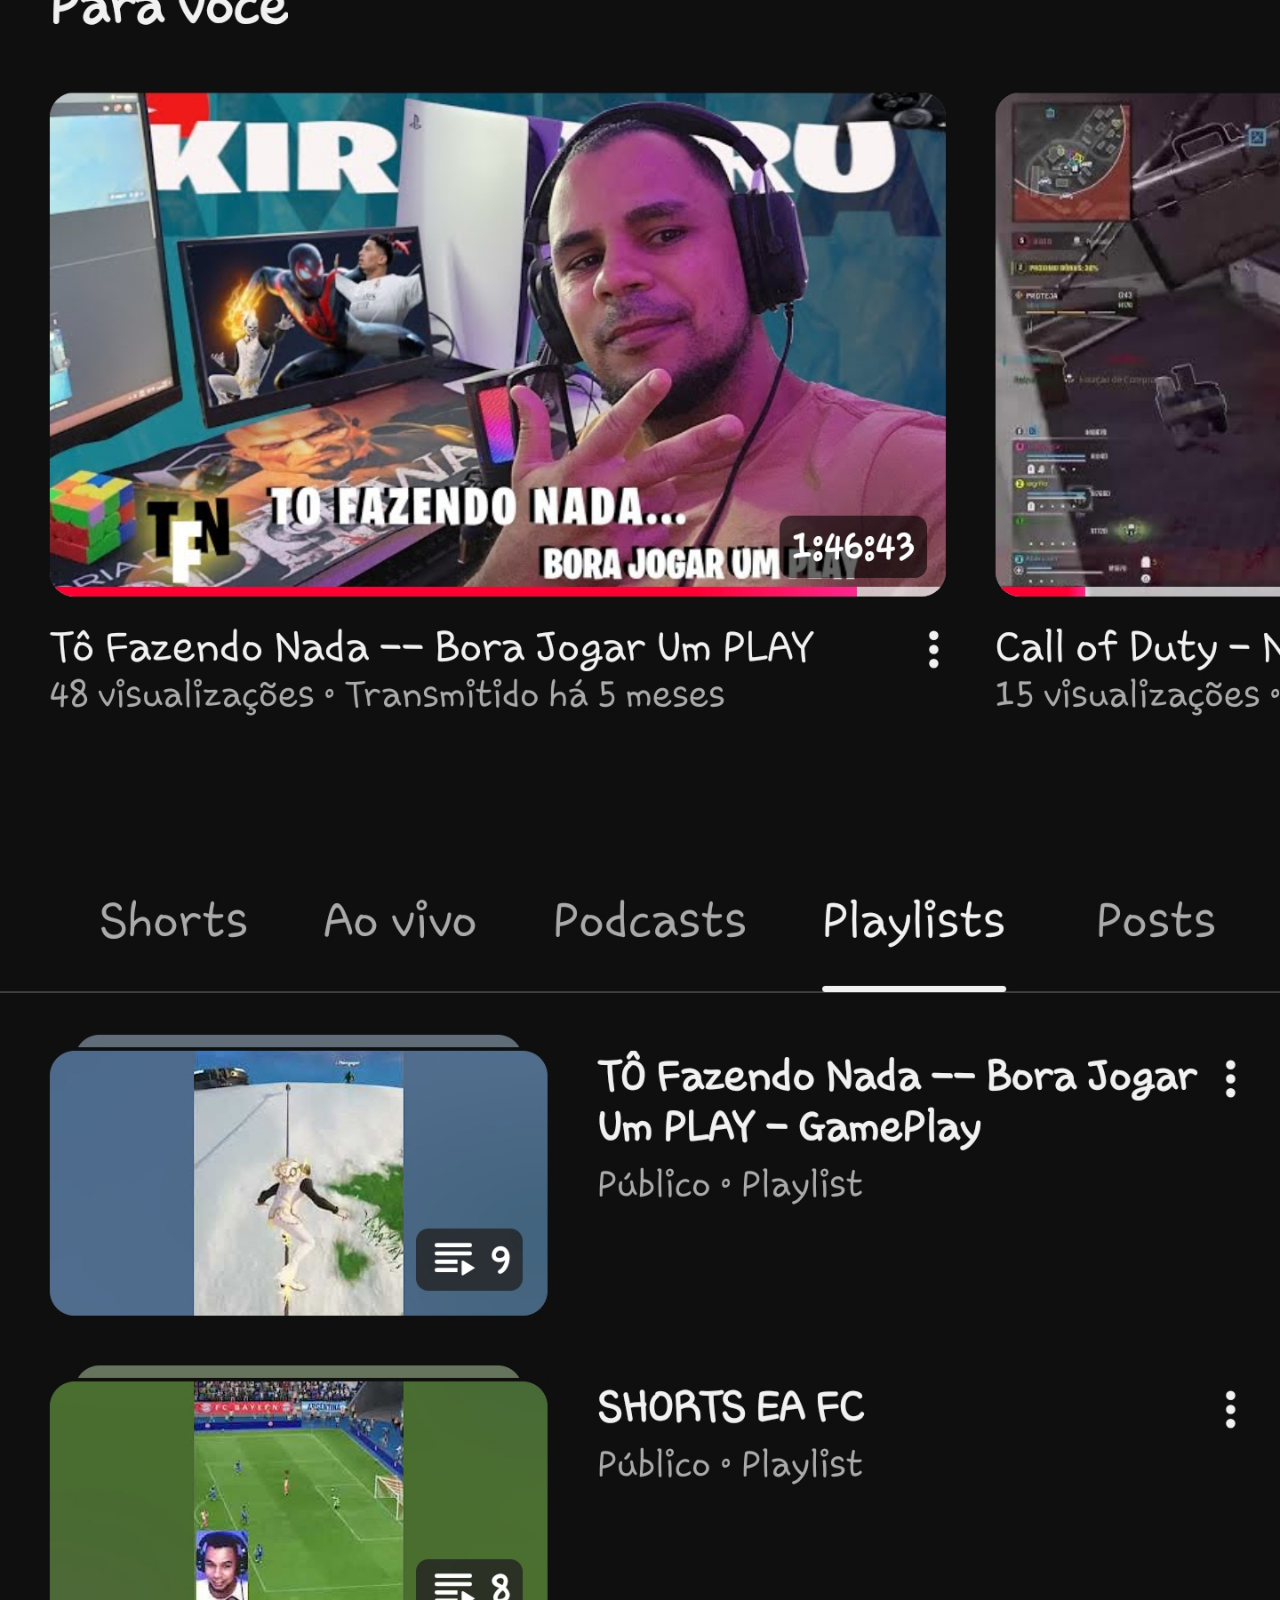
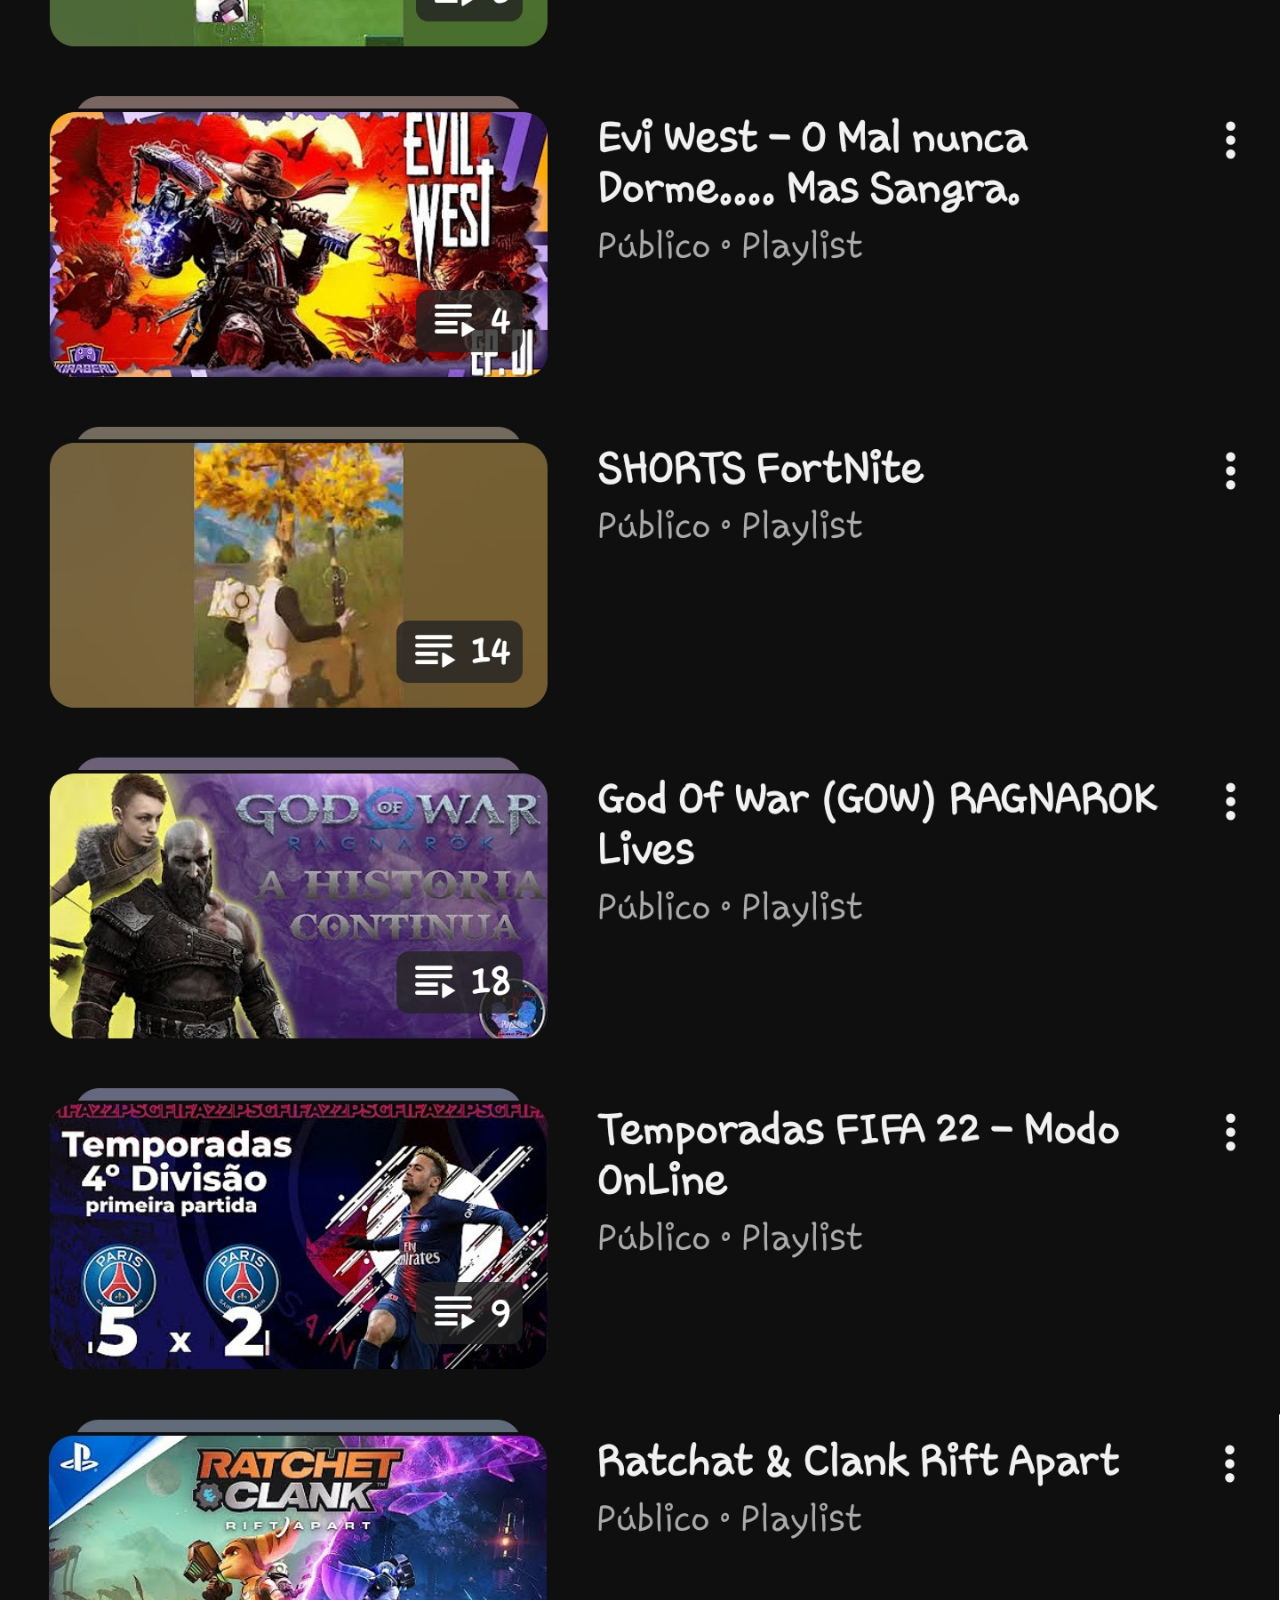
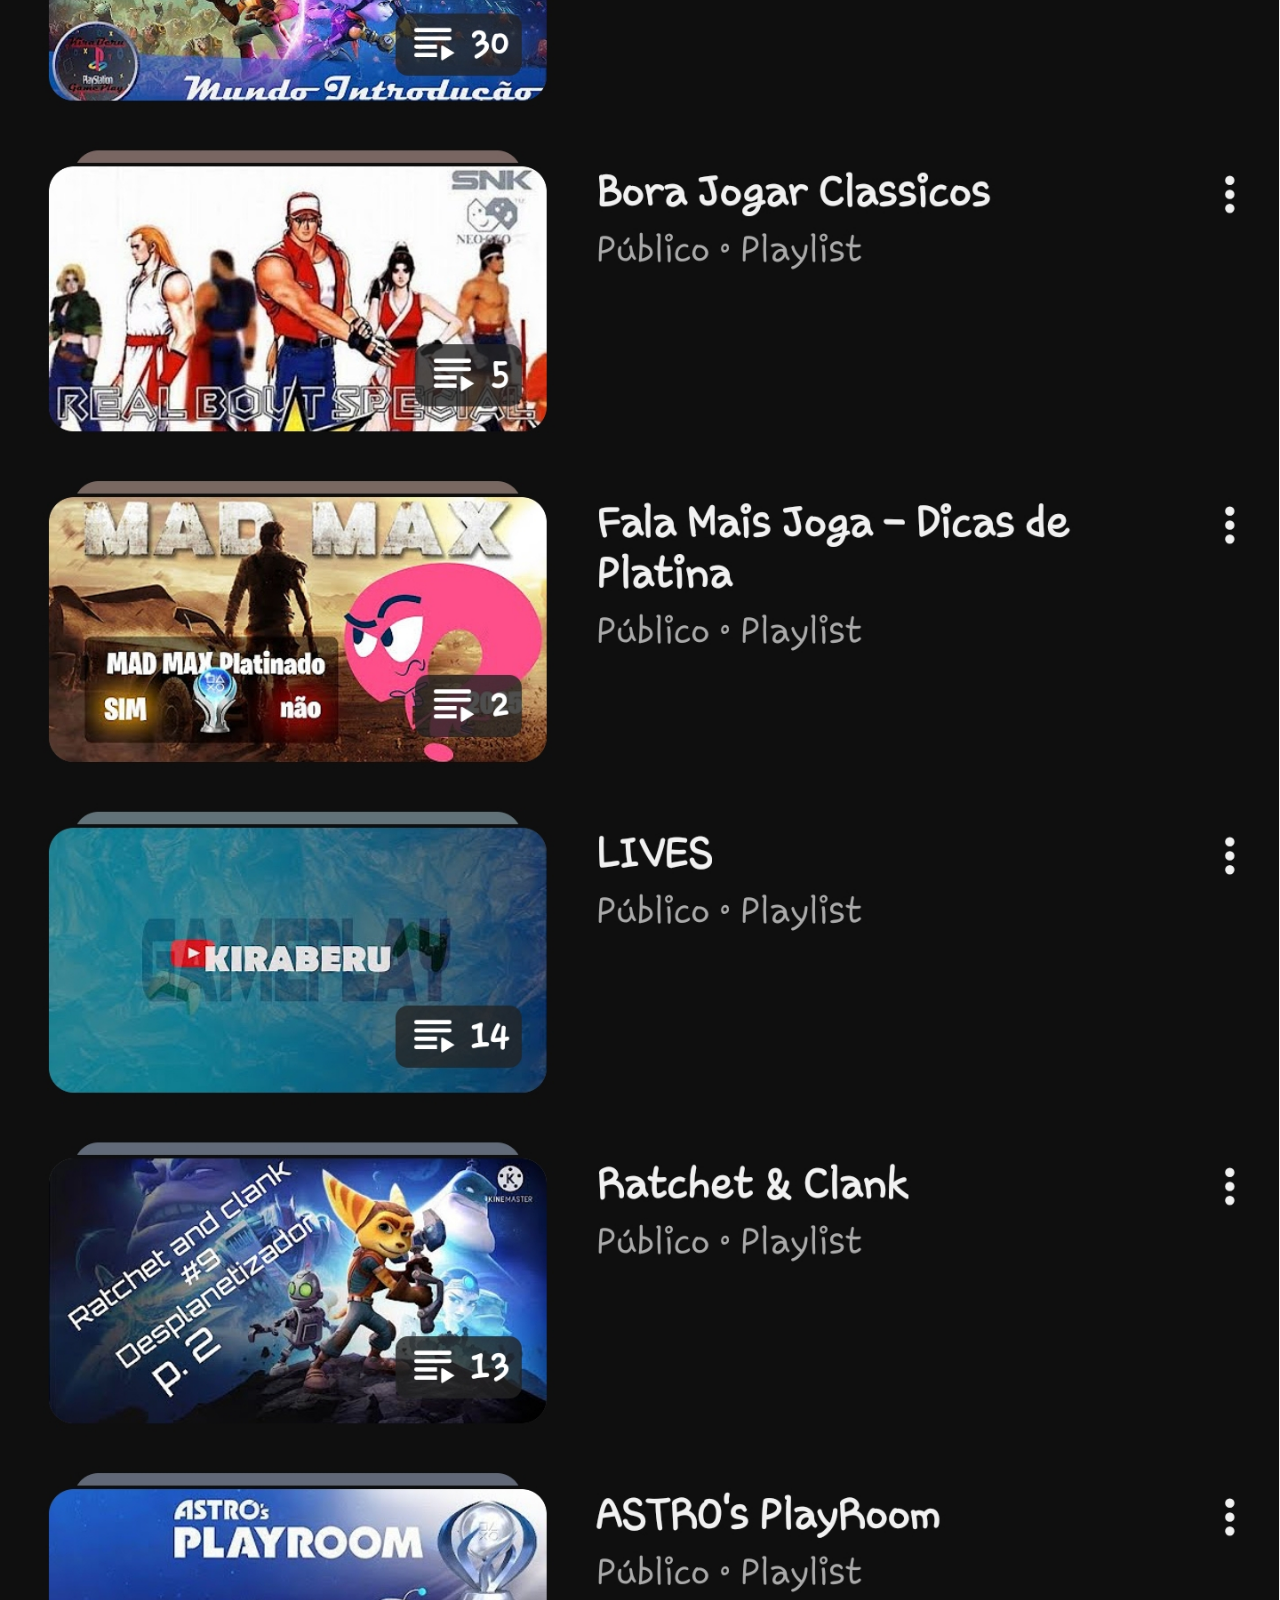
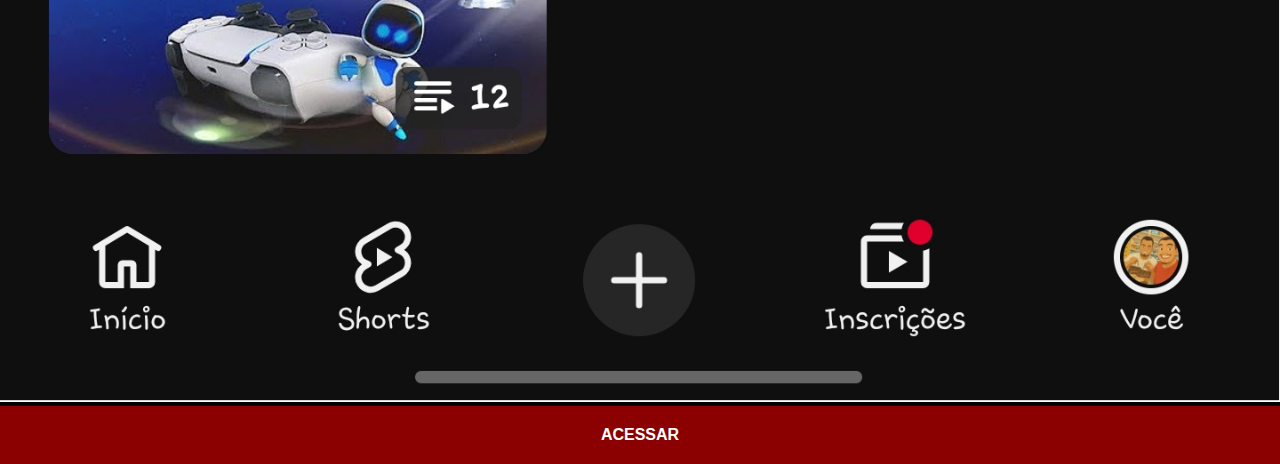
<file: youtube.html>
<!DOCTYPE html>
<html lang="pt-BR">
<head>
    <meta charset="UTF-8">
    <meta name="viewport" content="width=device-width, initial-scale=1.0">
    <title>youtube</title>
    <link rel="stylesheet" href="estilos/social.css">
</head>
<body>
    <img src="imagens/yt.jpg" alt="youtube">
    <a href="https://www.youtube.com/@dgpaulistano/playlists" target="_blank">ACESSAR</a>
</body>
</html>
</file>
<file: estilos/index.css>
@charset "UTF-8";

* {
    margin: 0;
    padding: 0;
}

body, html {
    height: 100vh;
    width: 100vw;
    background-color: black;
    color: aliceblue;
}


body {
    background: url('../imagens/fachada.jpg')no-repeat center center;
    background-size: cover;
    background-attachment: fixed;
}

main {
    height: 100vh;
    position: relative; 
}

#telefone {
    position: absolute;
    top: 50%;
    left: 50%;
    transform: translate(-50%, -50%);

    width: 311px;
    height: 657px;
    border-radius: 3px;
    background-color: blueviolet;
    background: url('../imagens/samsungP.jpeg');
}


#tela {
    position: relative;
    top: 7px;
    left: 10px;
    width: 294px;
    height: 645px;
    border-radius: 3px;
}

#redes-sociais{
    text-align: right;
}
#redes-sociais img{
    width: 50px;
    margin: 10px;
    border-radius: 50%;
    box-shadow: 2px 2px 5px rgba(0, 0, 0, 0.418);
    box-sizing: border-box;
}

#redes-sociais img:hover {
    border: 2px solid white;
    transform: translate(-3px, -3px);
    box-shadow: 4px 4px 15px rgba(0, 0, 0, 0.692);
    transition: transform .5s, border 2s;
}
</file>
<file: estilos/social.css>
@charset "UTF-8";

*{
    background-color: black;
    margin: 0;
    padding: 0;
    font-family: Arial, Helvetica, sans-serif;
}

img{
    width: 100vw;
    
}
::-webkit-scrollbar{
    width: 0;
    height: 0;
}
a{
    display: block;
    background-color: darkred;
    padding: 20px;
    color: white;
    text-align: center;
    text-decoration: none;
    font-weight: bolder;
}
a:hover{
    background-color: red;
}
</file>
